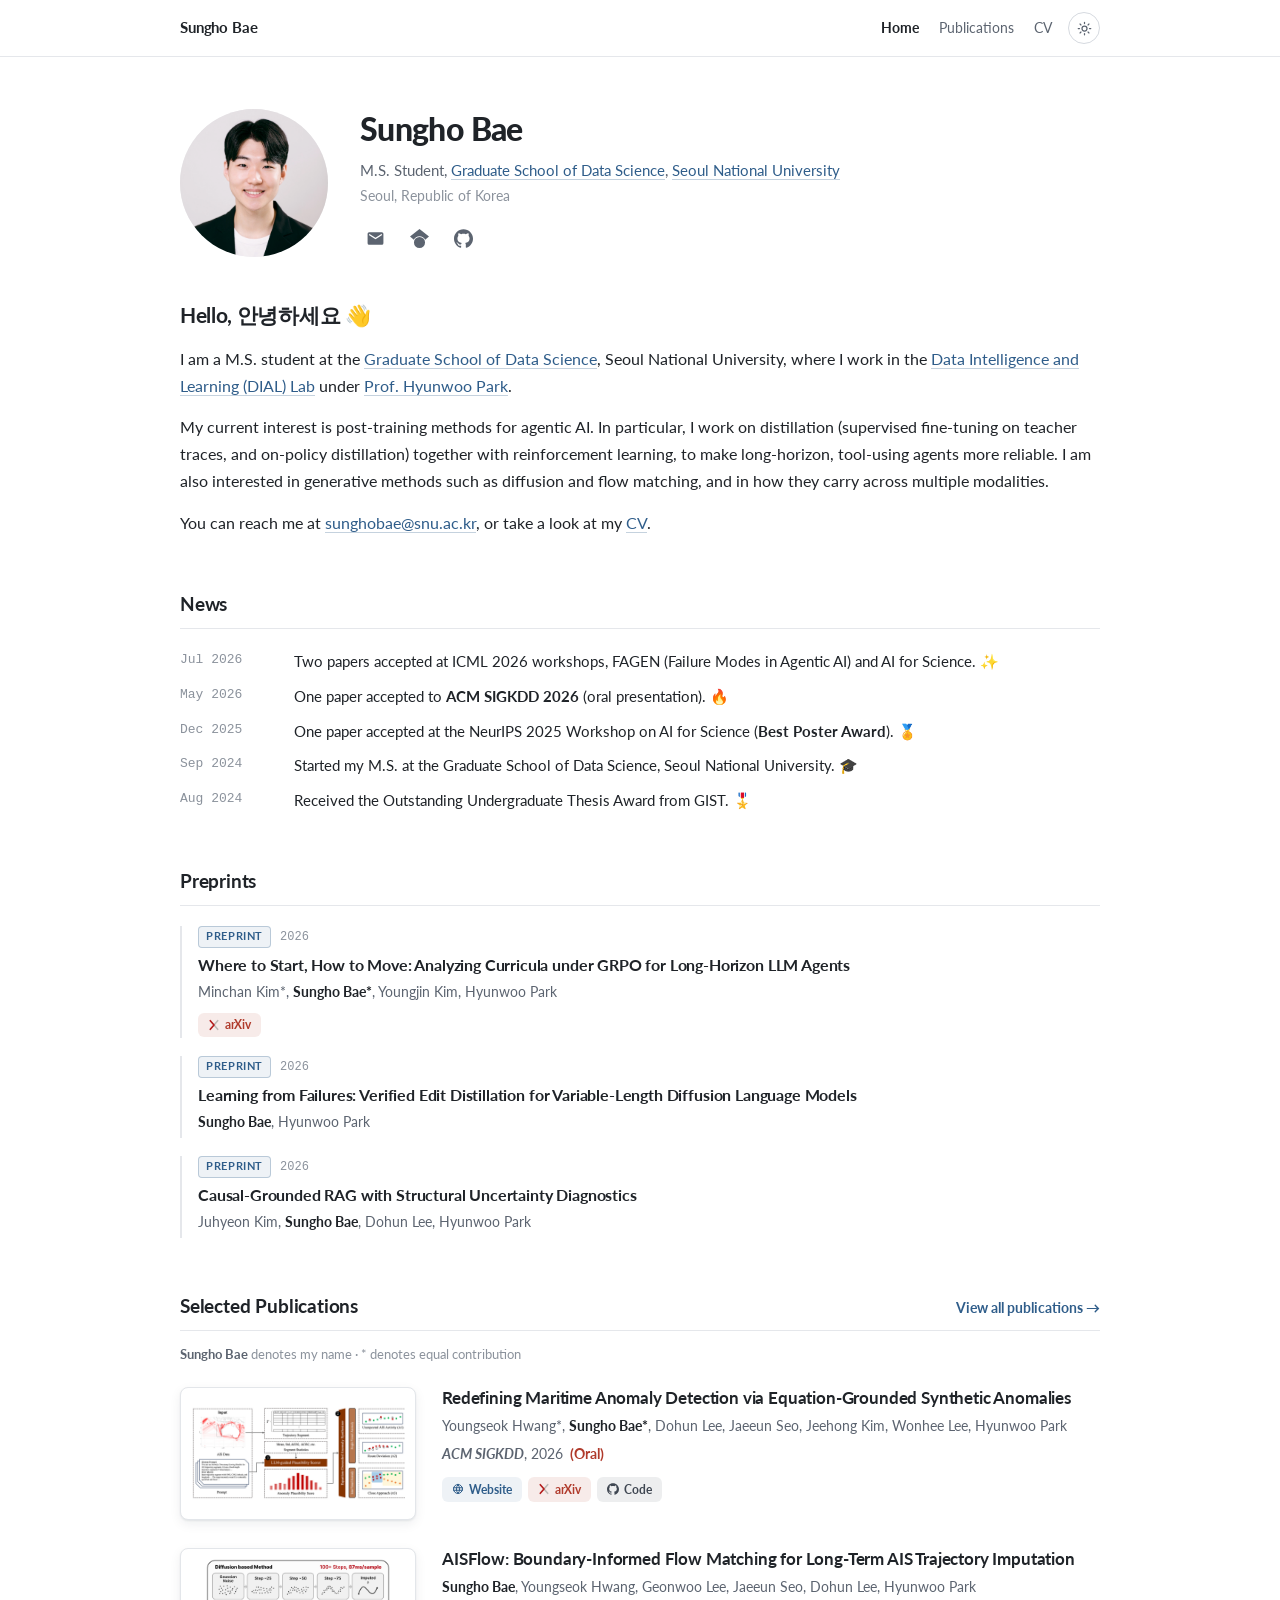
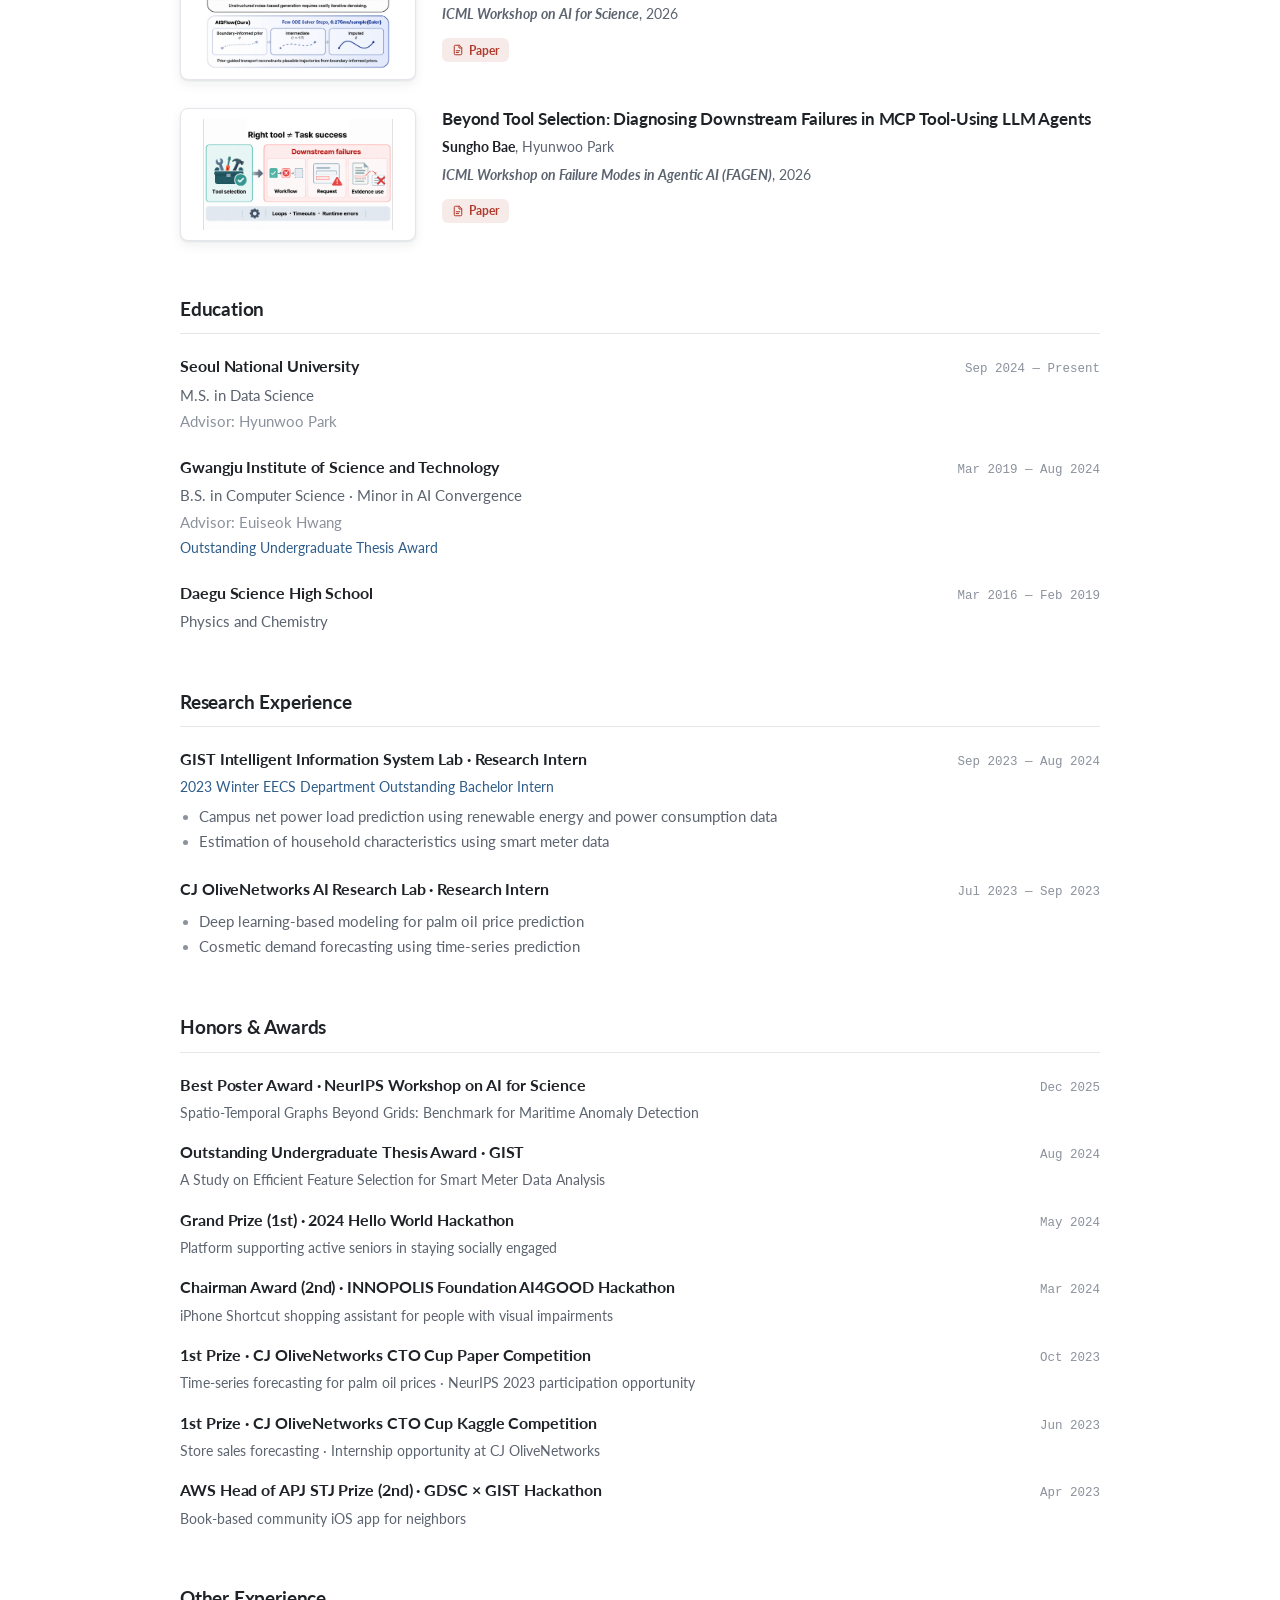
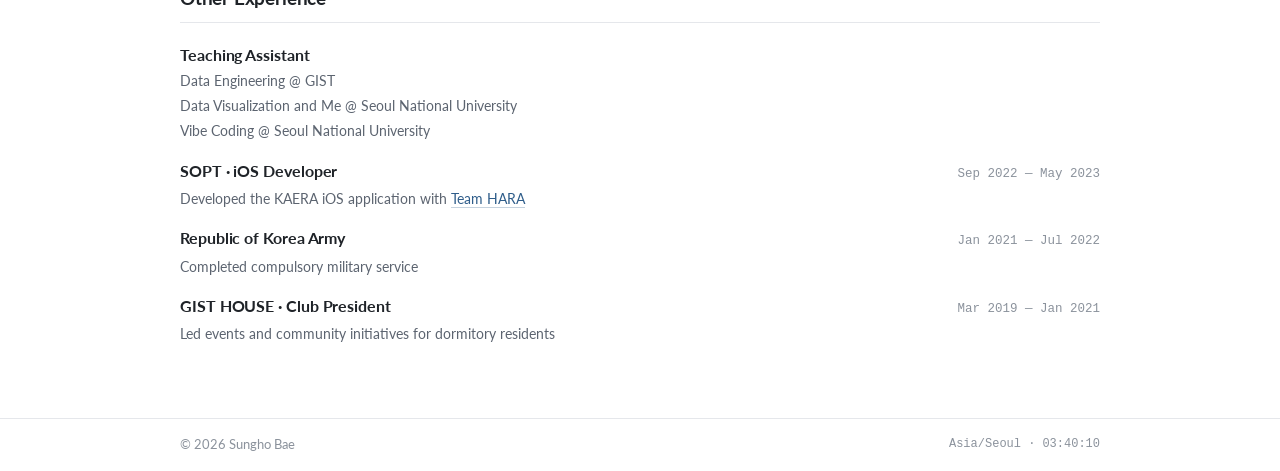
<file: index.html>
<!doctype html>
<html lang="en">
  <head>
    <meta charset="UTF-8" />
    <meta name="viewport" content="width=device-width, initial-scale=1" />
    <meta
      name="description"
      content="Sungho Bae works on post-training methods for agentic AI, including distillation and reinforcement learning for long-horizon, tool-using agents."
    />
    <meta name="theme-color" content="#ffffff" />
    <meta property="og:type" content="website" />
    <meta property="og:title" content="Sungho Bae" />
    <meta
      property="og:description"
      content="Research, publications, experience, and honors of Sungho Bae."
    />
    <meta property="og:url" content="https://oy6uns.github.io/" />
    <meta property="og:image" content="https://oy6uns.github.io/assets/og.png" />
    <meta property="og:image:width" content="1731" />
    <meta property="og:image:height" content="909" />
    <meta property="og:image:alt" content="Sungho Bae — Data Science · Research" />
    <meta name="twitter:card" content="summary_large_image" />
    <title>Sungho Bae</title>
    <link rel="icon" type="image/png" href="assets/favicon.png?v=4" />
    <link rel="icon" type="image/png" href="assets/favicon-light.png?v=4" media="(prefers-color-scheme: light)" />
    <link rel="icon" type="image/png" href="assets/favicon-dark.png?v=4" media="(prefers-color-scheme: dark)" />
    <link rel="icon" type="image/png" sizes="32x32" href="assets/favicon-32x32.png?v=4" />
    <link rel="icon" type="image/png" sizes="16x16" href="assets/favicon-16x16.png?v=4" />
    <link rel="apple-touch-icon" sizes="180x180" href="assets/apple-touch-icon.png?v=4" />
    <link rel="manifest" href="site.webmanifest?v=4" />
    <link rel="preconnect" href="https://fonts.googleapis.com" />
    <link rel="preconnect" href="https://fonts.gstatic.com" crossorigin />
    <link
      href="https://fonts.googleapis.com/css2?family=Lato:ital,wght@0,400;0,700;0,900;1,400;1,700&amp;display=swap"
      rel="stylesheet"
    />
    <link rel="stylesheet" href="styles.css?v=9" />
    <script src="script.js" defer></script>
    <script type="application/ld+json">
      {
        "@context": "https://schema.org",
        "@type": "Person",
        "name": "Sungho Bae",
        "url": "https://oy6uns.github.io/",
        "email": "mailto:sunghobae@snu.ac.kr",
        "jobTitle": "M.S. Student in Data Science",
        "affiliation": {
          "@type": "CollegeOrUniversity",
          "name": "Seoul National University"
        },
        "sameAs": [
          "https://github.com/oy6uns",
          "https://scholar.google.com/citations?user=liP7fwkAAAAJ&hl=en"
        ]
      }
    </script>
  </head>
  <body>
    <a class="skip-link" href="#main">Skip to content</a>

    <header class="topbar">
      <div class="topbar-inner">
        <a class="brand" href="./">Sungho Bae</a>
        <nav class="nav" aria-label="Main">
          <a href="./" aria-current="page">Home</a>
          <a href="publications/">Publications</a>
          <a href="assets/CV_20260825.pdf" target="_blank" rel="noreferrer">CV</a>
        </nav>
        <button class="theme-toggle" type="button" aria-label="Switch to dark theme">
          <svg class="icon-sun" viewBox="0 0 24 24" aria-hidden="true">
            <circle cx="12" cy="12" r="4" />
            <path d="M12 2v2m0 16v2M4.9 4.9l1.4 1.4m11.4 11.4 1.4 1.4M2 12h2m16 0h2M4.9 19.1l1.4-1.4M17.7 6.3l1.4-1.4" />
          </svg>
          <svg class="icon-moon" viewBox="0 0 24 24" aria-hidden="true">
            <path d="M21 12.8A9 9 0 1 1 11.2 3a7 7 0 0 0 9.8 9.8z" />
          </svg>
        </button>
      </div>
    </header>

    <main class="page" id="main">
      <!-- ------------------------------------------------------------ hero -->
      <header class="hero">
        <div class="avatar">
          <img
            src="assets/sungho-bae.jpg"
            alt="Portrait of Sungho Bae"
            width="799"
            height="1000"
            fetchpriority="high"
          />
        </div>
        <div>
          <h1>Sungho Bae</h1>
          <p class="affiliation">
            M.S. Student,
            <a href="https://gsds.snu.ac.kr/" target="_blank" rel="noreferrer">Graduate School of Data Science</a>,
            <a href="https://en.snu.ac.kr/" target="_blank" rel="noreferrer">Seoul National University</a>
          </p>
          <p class="location">Seoul, Republic of Korea</p>

          <ul class="socials">
            <li>
              <a href="mailto:sunghobae@snu.ac.kr" aria-label="Email" title="Email">
                <svg viewBox="0 0 24 24" aria-hidden="true"><path d="M20 4H4a2 2 0 0 0-2 2v12a2 2 0 0 0 2 2h16a2 2 0 0 0 2-2V6a2 2 0 0 0-2-2Zm0 4-8 5-8-5V6l8 5 8-5Z"/></svg>
              </a>
            </li>
            <li>
              <a href="https://scholar.google.com/citations?user=liP7fwkAAAAJ&amp;hl=en" target="_blank" rel="noreferrer" aria-label="Google Scholar" title="Google Scholar">
                <svg viewBox="0 0 24 24" aria-hidden="true"><path d="M12 24a7 7 0 1 1 0-14 7 7 0 0 1 0 14Zm0-24L0 9.5l4.838 3.94A8 8 0 0 1 12 9a8 8 0 0 1 7.162 4.44L24 9.5Z"/></svg>
              </a>
            </li>
            <li>
              <a href="https://github.com/oy6uns" target="_blank" rel="noreferrer" aria-label="GitHub" title="GitHub">
                <svg viewBox="0 0 24 24" aria-hidden="true"><path d="M12 .297c-6.63 0-12 5.373-12 12 0 5.303 3.438 9.8 8.205 11.385.6.113.82-.258.82-.577 0-.285-.01-1.04-.015-2.04-3.338.724-4.042-1.61-4.042-1.61C4.422 18.07 3.633 17.7 3.633 17.7c-1.087-.744.084-.729.084-.729 1.205.084 1.838 1.236 1.838 1.236 1.07 1.835 2.809 1.305 3.495.998.108-.776.417-1.305.76-1.605-2.665-.3-5.466-1.332-5.466-5.93 0-1.31.465-2.38 1.235-3.22-.135-.303-.54-1.523.105-3.176 0 0 1.005-.322 3.3 1.23.96-.267 1.98-.399 3-.405 1.02.006 2.04.138 3 .405 2.28-1.552 3.285-1.23 3.285-1.23.645 1.653.24 2.873.12 3.176.765.84 1.23 1.91 1.23 3.22 0 4.61-2.805 5.625-5.475 5.92.42.36.81 1.096.81 2.22 0 1.606-.015 2.896-.015 3.286 0 .315.21.69.825.57C20.565 22.092 24 17.592 24 12.297c0-6.627-5.373-12-12-12Z"/></svg>
              </a>
            </li>
          </ul>
        </div>
      </header>

      <!-- ----------------------------------------------------------- about -->
      <section class="about" aria-labelledby="about-title">
        <h2 id="about-title">Hello, 안녕하세요 👋</h2>
        <p>
          I am a M.S. student at the
          <a href="https://gsds.snu.ac.kr/" target="_blank" rel="noreferrer">Graduate School of Data Science</a>,
          Seoul National University, where I work in the
          <a href="https://dial.snu.ac.kr/" target="_blank" rel="noreferrer">Data Intelligence and Learning (DIAL) Lab</a>
          under
          <a href="https://hyunwoopark.com/" target="_blank" rel="noreferrer">Prof. Hyunwoo Park</a>.
        </p>
        <p>
          My current interest is post-training methods for agentic AI. In particular, I work on
          distillation (supervised fine-tuning on teacher traces, and on-policy distillation)
          together with reinforcement learning, to make long-horizon, tool-using agents more
          reliable. I am also interested in generative methods such as diffusion and flow
          matching, and in how they carry across multiple modalities.
        </p>
        <p>
          You can reach me at
          <a href="mailto:sunghobae@snu.ac.kr">sunghobae@snu.ac.kr</a>, or take a look at my
          <a href="assets/CV_20260825.pdf" target="_blank" rel="noreferrer">CV</a>.
        </p>
      </section>

      <!-- ------------------------------------------------------------ news -->
      <section class="section news" aria-labelledby="news-title">
        <h2 id="news-title">News</h2>
        <dl class="news-list">
          <dt>Jul 2026</dt>
          <dd>
            Two papers accepted at ICML 2026 workshops, FAGEN (Failure Modes in Agentic AI)
            and AI for Science. ✨
          </dd>

          <dt>May 2026</dt>
          <dd>One paper accepted to <strong>ACM SIGKDD 2026</strong> (oral presentation). 🔥</dd>

          <dt>Dec 2025</dt>
          <dd>
            One paper accepted at the NeurIPS 2025 Workshop on AI for Science
            (<strong>Best Poster Award</strong>). 🏅
          </dd>

          <dt>Sep 2024</dt>
          <dd>Started my M.S. at the Graduate School of Data Science, Seoul National University. 🎓</dd>

          <dt>Aug 2024</dt>
          <dd>Received the Outstanding Undergraduate Thesis Award from GIST. 🎖️</dd>
        </dl>
      </section>

      <!-- ------------------------------------------------------- preprints -->
      <section class="section" aria-labelledby="preprints-title">
        <h2 id="preprints-title">Preprints</h2>
        <ol class="preprint-list">
          <li class="preprint-entry">
            <div class="preprint-meta">
              <span class="preprint-status is-preprint">Preprint</span>
              <time>2026</time>
            </div>
            <h3>
              <a href="https://arxiv.org/abs/2610.19349" target="_blank" rel="noreferrer">
                Where to Start, How to Move: Analyzing Curricula under GRPO for Long-Horizon LLM Agents
              </a>
            </h3>
            <p class="pub-authors">
              Minchan Kim*, <strong>Sungho Bae*</strong>, Youngjin Kim, Hyunwoo Park
            </p>
            <ul class="pub-links">
              <li><a class="is-arxiv" href="https://arxiv.org/abs/2610.19349" target="_blank" rel="noreferrer"><svg class="ico-arxiv" viewBox="0 0 24 24" aria-hidden="true"><path class="x-grey" d="M19.4 3.3 12 12l7.4 8.7"/><path class="x-red" d="M4.6 3.3 12 12l-7.4 8.7"/></svg><span>arXiv</span></a></li>
            </ul>
          </li>

          <li class="preprint-entry">
            <div class="preprint-meta">
              <span class="preprint-status is-preprint">Preprint</span>
              <time>2026</time>
            </div>
            <h3>Learning from Failures: Verified Edit Distillation for Variable-Length Diffusion Language Models</h3>
            <p class="pub-authors"><strong>Sungho Bae</strong>, Hyunwoo Park</p>
          </li>

          <li class="preprint-entry">
            <div class="preprint-meta">
              <span class="preprint-status is-preprint">Preprint</span>
              <time>2026</time>
            </div>
            <h3>Causal-Grounded RAG with Structural Uncertainty Diagnostics</h3>
            <p class="pub-authors">Juhyeon Kim, <strong>Sungho Bae</strong>, Dohun Lee, Hyunwoo Park</p>
          </li>
        </ol>
      </section>

      <!-- --------------------------------------------- selected publications -->
      <section class="section" aria-labelledby="selected-title">
        <div class="section-head">
          <h2 id="selected-title">Selected Publications</h2>
          <a class="more" href="publications/">View all publications →</a>
        </div>
        <p class="pub-note"><strong>Sungho Bae</strong> denotes my name · * denotes equal contribution</p>

        <ol class="pub-list">
          <li class="pub">
            <a class="pub-thumb" href="https://arxiv.org/abs/2606.29721" target="_blank" rel="noreferrer">
              <img src="assets/teaser/hwang2026maritime.png" alt="Equation-grounded synthetic anomaly pipeline for maritime AIS data" loading="lazy" />
            </a>
            <div class="pub-body">
              <h3>
                <a href="https://dl.acm.org/doi/abs/10.1145/3770855.3818984" target="_blank" rel="noreferrer">
                  Redefining Maritime Anomaly Detection via Equation-Grounded Synthetic Anomalies
                </a>
              </h3>
              <p class="pub-authors">
                Youngseok Hwang*, <strong>Sungho Bae*</strong>, Dohun Lee, Jaeeun Seo, Jeehong Kim,
                Wonhee Lee, Hyunwoo Park
              </p>
              <p class="pub-venue">
                <em>ACM SIGKDD</em>, 2026 <strong class="pub-highlight">(Oral)</strong>
              </p>
              <ul class="pub-links">
                <li><a class="is-site" href="https://jaeeunseo.github.io/KDD26-AD/" target="_blank" rel="noreferrer"><svg viewBox="0 0 24 24" aria-hidden="true"><circle cx="12" cy="12" r="9"/><path d="M3.2 9.5h17.6M3.2 14.5h17.6"/><path d="M12 3a14 14 0 0 1 0 18 14 14 0 0 1 0-18Z"/></svg><span>Website</span></a></li>
                <li><a class="is-arxiv" href="https://arxiv.org/abs/2606.29721" target="_blank" rel="noreferrer"><svg class="ico-arxiv" viewBox="0 0 24 24" aria-hidden="true"><path class="x-grey" d="M19.4 3.3 12 12l7.4 8.7"/><path class="x-red" d="M4.6 3.3 12 12l-7.4 8.7"/></svg><span>arXiv</span></a></li>
                <li><a class="is-code" href="https://github.com/snudial/open-maritime-anomaly-detection" target="_blank" rel="noreferrer"><svg class="ico-fill" viewBox="0 0 24 24" aria-hidden="true"><path d="M12 .297c-6.63 0-12 5.373-12 12 0 5.303 3.438 9.8 8.205 11.385.6.113.82-.258.82-.577 0-.285-.01-1.04-.015-2.04-3.338.724-4.042-1.61-4.042-1.61C4.422 18.07 3.633 17.7 3.633 17.7c-1.087-.744.084-.729.084-.729 1.205.084 1.838 1.236 1.838 1.236 1.07 1.835 2.809 1.305 3.495.998.108-.776.417-1.305.76-1.605-2.665-.3-5.466-1.332-5.466-5.93 0-1.31.465-2.38 1.235-3.22-.135-.303-.54-1.523.105-3.176 0 0 1.005-.322 3.3 1.23.96-.267 1.98-.399 3-.405 1.02.006 2.04.138 3 .405 2.28-1.552 3.285-1.23 3.285-1.23.645 1.653.24 2.873.12 3.176.765.84 1.23 1.91 1.23 3.22 0 4.61-2.805 5.625-5.475 5.92.42.36.81 1.096.81 2.22 0 1.606-.015 2.896-.015 3.286 0 .315.21.69.825.57C20.565 22.092 24 17.592 24 12.297c0-6.627-5.373-12-12-12Z"/></svg><span>Code</span></a></li>
              </ul>
            </div>
          </li>

          <li class="pub">
            <a class="pub-thumb" href="https://openreview.net/forum?id=FhNvZOMekI" target="_blank" rel="noreferrer">
              <img src="assets/teaser/bae2026aisflow.png" alt="Boundary-informed flow matching compared with diffusion-based imputation" loading="lazy" />
            </a>
            <div class="pub-body">
              <h3>
                <a href="https://openreview.net/forum?id=FhNvZOMekI" target="_blank" rel="noreferrer">
                  AISFlow: Boundary-Informed Flow Matching for Long-Term AIS Trajectory Imputation
                </a>
              </h3>
              <p class="pub-authors">
                <strong>Sungho Bae</strong>, Youngseok Hwang, Geonwoo Lee, Jaeeun Seo, Dohun Lee,
                Hyunwoo Park
              </p>
              <p class="pub-venue"><em>ICML Workshop on AI for Science</em>, 2026</p>
              <ul class="pub-links">
                <li><a class="is-pdf" href="https://openreview.net/forum?id=FhNvZOMekI" target="_blank" rel="noreferrer"><svg viewBox="0 0 24 24" aria-hidden="true"><path d="M14 2.5H6.5a2 2 0 0 0-2 2v15a2 2 0 0 0 2 2h11a2 2 0 0 0 2-2V8Z"/><path d="M14 2.5V8h5.5"/><path d="M8.5 13.5h7M8.5 17h4.5"/></svg><span>Paper</span></a></li>
              </ul>
            </div>
          </li>

          <li class="pub">
            <a class="pub-thumb" href="https://openreview.net/forum?id=PPculVvgEd" target="_blank" rel="noreferrer">
              <img src="assets/teaser/bae2026toolfailures.png?v=3" alt="Right tool does not mean task success: after correct tool selection, agents still fail on workflow, request construction, and evidence use" loading="lazy" />
            </a>
            <div class="pub-body">
              <h3>
                <a href="https://openreview.net/forum?id=PPculVvgEd" target="_blank" rel="noreferrer">
                  Beyond Tool Selection: Diagnosing Downstream Failures in MCP Tool-Using LLM Agents
                </a>
              </h3>
              <p class="pub-authors"><strong>Sungho Bae</strong>, Hyunwoo Park</p>
              <p class="pub-venue"><em>ICML Workshop on Failure Modes in Agentic AI (FAGEN)</em>, 2026</p>
              <ul class="pub-links">
                <li><a class="is-pdf" href="https://openreview.net/forum?id=PPculVvgEd" target="_blank" rel="noreferrer"><svg viewBox="0 0 24 24" aria-hidden="true"><path d="M14 2.5H6.5a2 2 0 0 0-2 2v15a2 2 0 0 0 2 2h11a2 2 0 0 0 2-2V8Z"/><path d="M14 2.5V8h5.5"/><path d="M8.5 13.5h7M8.5 17h4.5"/></svg><span>Paper</span></a></li>
              </ul>
            </div>
          </li>
        </ol>
      </section>

      <!-- ------------------------------------------------------- education -->
      <section class="section" aria-labelledby="education-title">
        <h2 id="education-title">Education</h2>
        <div class="tree-list">
          <article class="tree-body">
            <div class="entry-head">
              <h3>Seoul National University</h3>
              <time>Sep 2024 — Present</time>
            </div>
            <p>M.S. in Data Science</p>
            <p class="muted">Advisor: Hyunwoo Park</p>
          </article>

          <article class="tree-body">
            <div class="entry-head">
              <h3>Gwangju Institute of Science and Technology</h3>
              <time>Mar 2019 — Aug 2024</time>
            </div>
            <p>B.S. in Computer Science · Minor in AI Convergence</p>
            <p class="muted">Advisor: Euiseok Hwang</p>
            <p class="accent-note">Outstanding Undergraduate Thesis Award</p>
          </article>

          <article class="tree-body">
            <div class="entry-head">
              <h3>Daegu Science High School</h3>
              <time>Mar 2016 — Feb 2019</time>
            </div>
            <p>Physics and Chemistry</p>
          </article>
        </div>
      </section>

      <!-- ----------------------------------------------- research experience -->
      <section class="section" aria-labelledby="research-title">
        <h2 id="research-title">Research Experience</h2>
        <div class="record-list">
          <article class="record">
            <div class="entry-head">
              <h3>GIST Intelligent Information System Lab · Research Intern</h3>
              <time>Sep 2023 — Aug 2024</time>
            </div>
            <p class="accent-note">2023 Winter EECS Department Outstanding Bachelor Intern</p>
            <ul>
              <li>Campus net power load prediction using renewable energy and power consumption data</li>
              <li>Estimation of household characteristics using smart meter data</li>
            </ul>
          </article>

          <article class="record">
            <div class="entry-head">
              <h3>CJ OliveNetworks AI Research Lab · Research Intern</h3>
              <time>Jul 2023 — Sep 2023</time>
            </div>
            <ul>
              <li>Deep learning-based modeling for palm oil price prediction</li>
              <li>Cosmetic demand forecasting using time-series prediction</li>
            </ul>
          </article>
        </div>
      </section>

      <!-- -------------------------------------------------- honors & awards -->
      <section class="section" aria-labelledby="honors-title">
        <h2 id="honors-title">Honors &amp; Awards</h2>
        <div class="record-list compact">
          <article class="record">
            <div class="entry-head">
              <h3>Best Poster Award · NeurIPS Workshop on AI for Science</h3>
              <time>Dec 2025</time>
            </div>
            <p>Spatio-Temporal Graphs Beyond Grids: Benchmark for Maritime Anomaly Detection</p>
          </article>
          <article class="record">
            <div class="entry-head">
              <h3>Outstanding Undergraduate Thesis Award · GIST</h3>
              <time>Aug 2024</time>
            </div>
            <p>A Study on Efficient Feature Selection for Smart Meter Data Analysis</p>
          </article>
          <article class="record">
            <div class="entry-head">
              <h3>Grand Prize (1st) · 2024 Hello World Hackathon</h3>
              <time>May 2024</time>
            </div>
            <p>Platform supporting active seniors in staying socially engaged</p>
          </article>
          <article class="record">
            <div class="entry-head">
              <h3>Chairman Award (2nd) · INNOPOLIS Foundation AI4GOOD Hackathon</h3>
              <time>Mar 2024</time>
            </div>
            <p>iPhone Shortcut shopping assistant for people with visual impairments</p>
          </article>
          <article class="record">
            <div class="entry-head">
              <h3>1st Prize · CJ OliveNetworks CTO Cup Paper Competition</h3>
              <time>Oct 2023</time>
            </div>
            <p>Time-series forecasting for palm oil prices · NeurIPS 2023 participation opportunity</p>
          </article>
          <article class="record">
            <div class="entry-head">
              <h3>1st Prize · CJ OliveNetworks CTO Cup Kaggle Competition</h3>
              <time>Jun 2023</time>
            </div>
            <p>Store sales forecasting · Internship opportunity at CJ OliveNetworks</p>
          </article>
          <article class="record">
            <div class="entry-head">
              <h3>AWS Head of APJ STJ Prize (2nd) · GDSC × GIST Hackathon</h3>
              <time>Apr 2023</time>
            </div>
            <p>Book-based community iOS app for neighbors</p>
          </article>
        </div>
      </section>

      <!-- ---------------------------------------------------------- others -->
      <section class="section" aria-labelledby="other-title">
        <h2 id="other-title">Other Experience</h2>
        <div class="record-list compact">
          <article class="record tree-body">
            <div class="entry-head"><h3>Teaching Assistant</h3></div>
            <p>Data Engineering @ GIST</p>
            <p>Data Visualization and Me @ Seoul National University</p>
            <p>Vibe Coding @ Seoul National University</p>
          </article>
          <article class="record tree-body">
            <div class="entry-head">
              <h3>SOPT · iOS Developer</h3>
              <time>Sep 2022 — May 2023</time>
            </div>
            <p>
              Developed the KAERA iOS application with
              <a href="https://github.com/TeamHARA" target="_blank" rel="noreferrer">Team HARA</a>
            </p>
          </article>
          <article class="record tree-body">
            <div class="entry-head">
              <h3>Republic of Korea Army</h3>
              <time>Jan 2021 — Jul 2022</time>
            </div>
            <p>Completed compulsory military service</p>
          </article>
          <article class="record tree-body">
            <div class="entry-head">
              <h3>GIST HOUSE · Club President</h3>
              <time>Mar 2019 — Jan 2021</time>
            </div>
            <p>Led events and community initiatives for dormitory residents</p>
          </article>
        </div>
      </section>
    </main>

    <footer class="site-footer">
      <div class="footer-inner">
        <span>© <span id="year">2026</span> Sungho Bae</span>
        <span class="footer-clock">Asia/Seoul · <time id="clock">--:--:--</time></span>
      </div>
    </footer>
  </body>
</html>
</file>
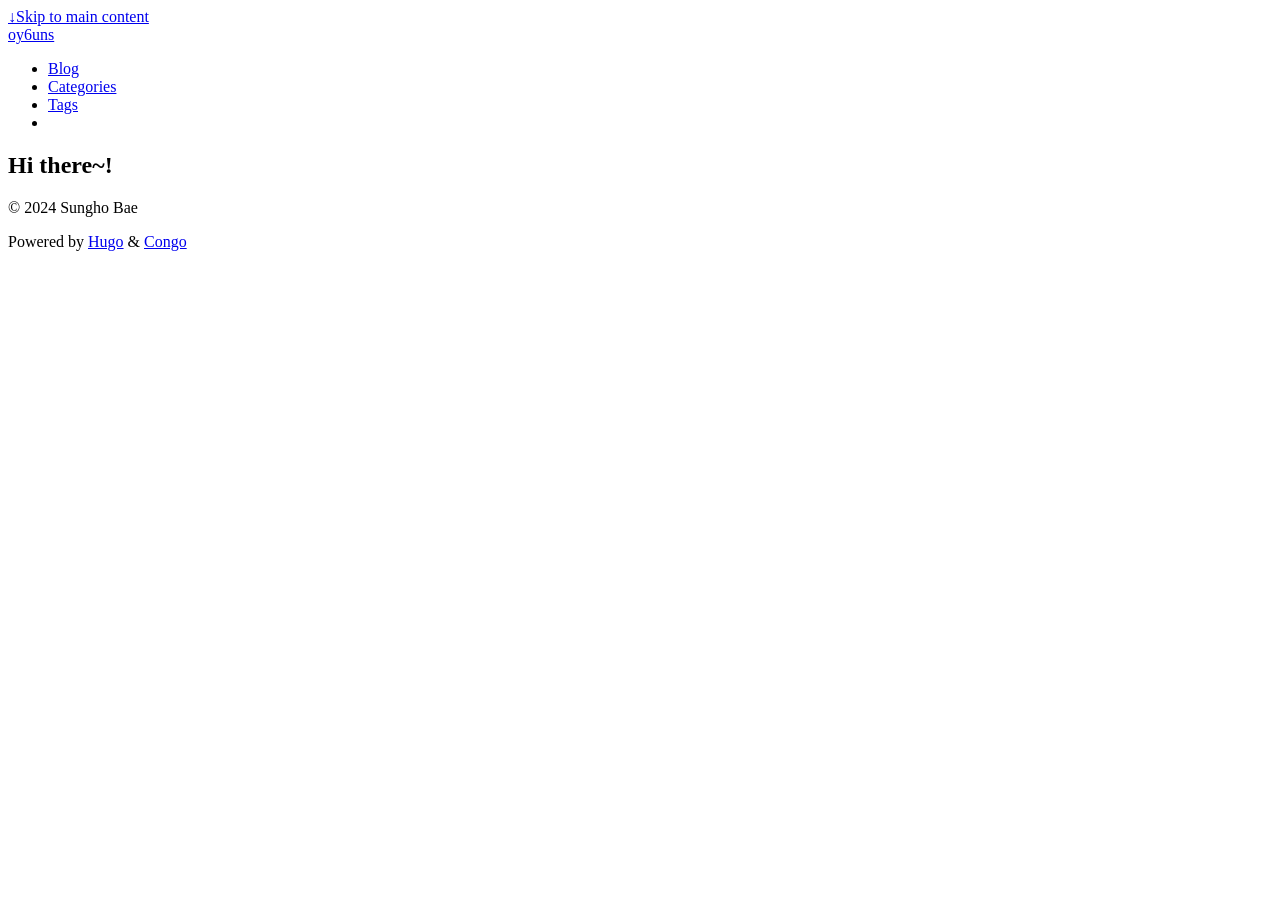
<file: public/index.html>
<!doctype html>
<html
  lang="en"
  dir="ltr"
  class="scroll-smooth"
  data-default-appearance="light"
  data-auto-appearance="true"
><head>
	<meta name="generator" content="Hugo 0.139.5">
  <meta charset="utf-8" />
  <meta name="viewport" content="width=device-width, initial-scale=1.0" />
  <meta name="theme-color" content="#FFFFFF" />
  
  <title>oy6uns</title>
    <meta name="title" content="oy6uns" />
  
  
  
  
  
  <script
    type="text/javascript"
    src="https://oy6uns.github.io/js/appearance.min.8a082f81b27f3cb2ee528df0b0bdc39787034cf2cc34d4669fbc9977c929023c.js"
    integrity="sha256-iggvgbJ/PLLuUo3wsL3Dl4cDTPLMNNRmn7yZd8kpAjw="
  ></script>
  
  
  
  
  
  
  
  
  <link
    type="text/css"
    rel="stylesheet"
    href="https://oy6uns.github.io/css/main.bundle.min.8f25b3b1fdd42cfaf2092d7e98b41f6474cfaf471f6aeb265f7ba2579197e54e.css"
    integrity="sha256-jyWzsf3ULPryCS1&#43;mLQfZHTPr0cfausmX3uiV5GX5U4="
  />
  
  
  
  
  
  
  
  <meta
    name="description"
    content="
      
        
      
    "
  />
  
  
  
  <link rel="canonical" href="https://oy6uns.github.io/" />
  <link rel="alternate" type="application/rss+xml" href="https://oy6uns.github.io/index.xml" title="oy6uns" />
  <link rel="alternate" type="application/json" href="https://oy6uns.github.io/index.json" title="oy6uns" />
  
  
    <link rel="apple-touch-icon" sizes="180x180" href="https://oy6uns.github.io/apple-touch-icon.png" />
    <link rel="icon" type="image/png" sizes="32x32" href="https://oy6uns.github.io/favicon-32x32.png" />
    <link rel="icon" type="image/png" sizes="16x16" href="https://oy6uns.github.io/favicon-16x16.png" />
    <link rel="manifest" href="https://oy6uns.github.io/site.webmanifest" />
  
  
  
  
  
  
  
  
  <meta property="og:url" content="https://oy6uns.github.io/">
  <meta property="og:site_name" content="oy6uns">
  <meta property="og:title" content="Hi there~!">
  <meta property="og:locale" content="en">
  <meta property="og:type" content="website">

  
  <meta name="twitter:card" content="summary">
  <meta name="twitter:title" content="Hi there~!">

  
  <script type="application/ld+json">
  {
    "@context": "https://schema.org",
    "@type": "WebSite",
    "@id": "https:\/\/oy6uns.github.io\/",
    "name": "oy6uns",
    
    "inLanguage": "en",
    "url": "https:\/\/oy6uns.github.io\/",
    
    "publisher" : {
      "@type": "Person",
      "name": "Sungho Bae"
    }
  }
  </script>


  
  <meta name="author" content="Sungho Bae" />
  
    
      <link href="mailto:sunghobae@snu.ac.kr" rel="me" />
    
  
  
  






  
  
  
  
  
  


  
  
</head>
<body
    class="m-auto flex h-screen max-w-7xl flex-col bg-neutral px-6 text-lg leading-7 text-neutral-900 dark:bg-neutral-800 dark:text-neutral sm:px-14 md:px-24 lg:px-32"
  >
    <div id="the-top" class="absolute flex self-center">
      <a
        class="-translate-y-8 rounded-b-lg bg-primary-200 px-3 py-1 text-sm focus:translate-y-0 dark:bg-neutral-600"
        href="#main-content"
        ><span class="pe-2 font-bold text-primary-600 dark:text-primary-400">&darr;</span
        >Skip to main content</a
      >
    </div>
    
    
      <header class="py-6 font-semibold text-neutral-900 dark:text-neutral sm:py-10 print:hidden">
  <nav class="flex items-start justify-between sm:items-center">
    
    <div class="flex flex-row items-center">
      
  <a
    class="decoration-primary-500 hover:underline hover:decoration-2 hover:underline-offset-2"
    rel="me"
    href="https://oy6uns.github.io/"
    >oy6uns</a
  >

    </div>
    
    
      <ul class="flex list-none flex-col text-end sm:flex-row">
        
          
            
            <li class="group mb-1 sm:mb-0 sm:me-7 sm:last:me-0.5">
              
                <a
                  href="https://oy6uns.github.io/posts/"
                  title=""
                  
                  ><span
                      class="decoration-primary-500 group-hover:underline group-hover:decoration-2 group-hover:underline-offset-2"
                      >Blog</span
                    >
                  </a
                >
              
            </li>
          
            
            <li class="group mb-1 sm:mb-0 sm:me-7 sm:last:me-0.5">
              
                <a
                  href="https://oy6uns.github.io/categories/"
                  title=""
                  
                  ><span
                      class="decoration-primary-500 group-hover:underline group-hover:decoration-2 group-hover:underline-offset-2"
                      >Categories</span
                    >
                  </a
                >
              
            </li>
          
            
            <li class="group mb-1 sm:mb-0 sm:me-7 sm:last:me-0.5">
              
                <a
                  href="https://oy6uns.github.io/tags/"
                  title=""
                  
                  ><span
                      class="decoration-primary-500 group-hover:underline group-hover:decoration-2 group-hover:underline-offset-2"
                      >Tags</span
                    >
                  </a
                >
              
            </li>
          
            
            <li class="group mb-1 sm:mb-0 sm:me-7 sm:last:me-0.5">
              
                
                
              
            </li>
          
            
              
          
        
      </ul>
    
  </nav>
</header>

    
    <div class="relative flex grow flex-col">
      <main id="main-content" class="grow">
        
  
  
    <article class="prose max-w-full dark:prose-invert">
  
    <header>
      <h1>Hi there~!</h1>
    </header>
  
  <section></section>
</article>
<section>
  

</section>

  

      </main>
      
        <div
          class="pointer-events-none absolute bottom-0 end-0 top-[100vh] w-12"
          id="to-top"
          hidden="true"
        >
          <a
            href="#the-top"
            class="pointer-events-auto sticky top-[calc(100vh-5.5rem)] flex h-12 w-12 items-center justify-center rounded-full bg-neutral/50 text-xl text-neutral-700 backdrop-blur hover:text-primary-600 dark:bg-neutral-800/50 dark:text-neutral dark:hover:text-primary-400"
            aria-label="Scroll to top"
            title="Scroll to top"
          >
            &uarr;
          </a>
        </div>
      <footer class="py-10 print:hidden">
  
  
  <div class="flex items-center justify-between">
    <div>
      
      
        <p class="text-sm text-neutral-500 dark:text-neutral-400">
            &copy;
            2024
            Sungho Bae
        </p>
      
      
      
        <p class="text-xs text-neutral-500 dark:text-neutral-400">
          
          
          Powered by <a class="hover:underline hover:decoration-primary-400 hover:text-primary-500"
            href="https://gohugo.io/" target="_blank" rel="noopener noreferrer">Hugo</a> &amp; <a class="hover:underline hover:decoration-primary-400 hover:text-primary-500" href="https://github.com/jpanther/congo" target="_blank" rel="noopener noreferrer">Congo</a>
        </p>
      
    </div>
    <div class="flex flex-row items-center">
      
      
      
      
    </div>
  </div>
  
  
</footer>

    </div>
  </body>
</html>
</file>
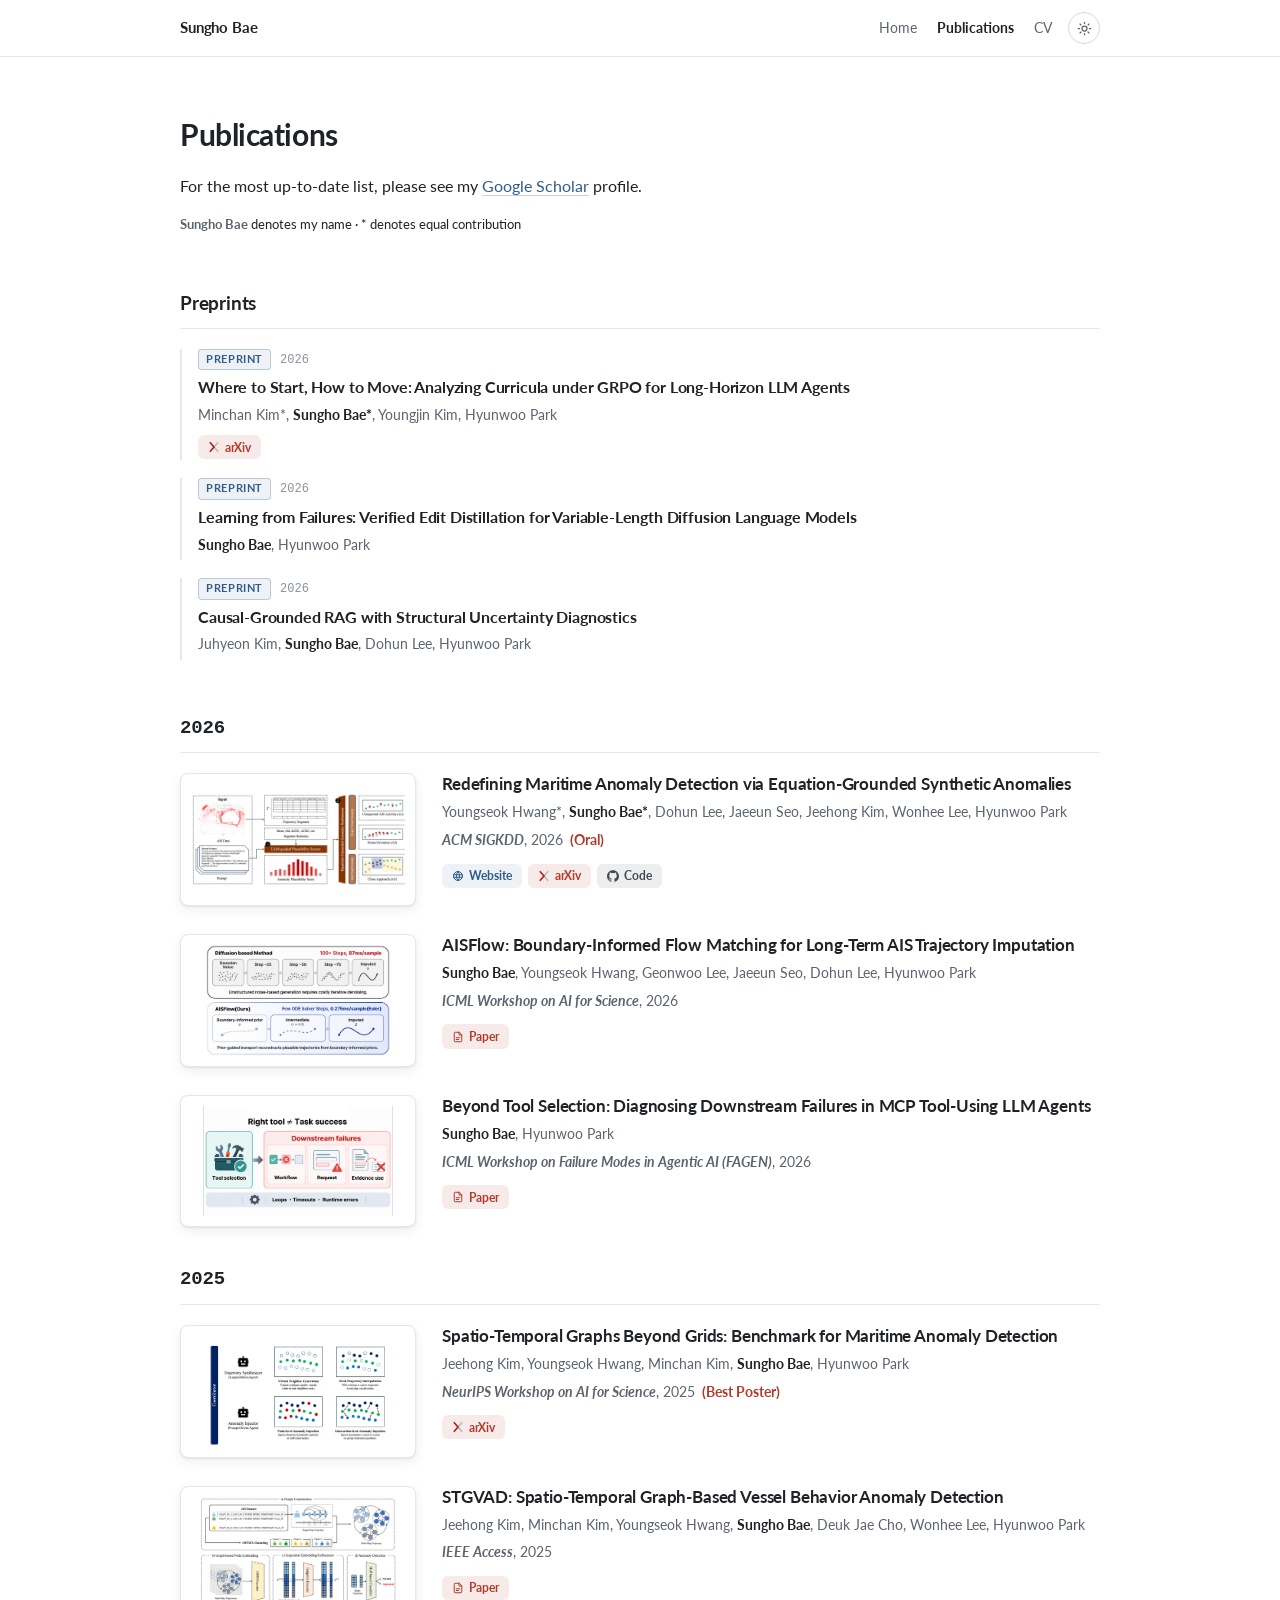
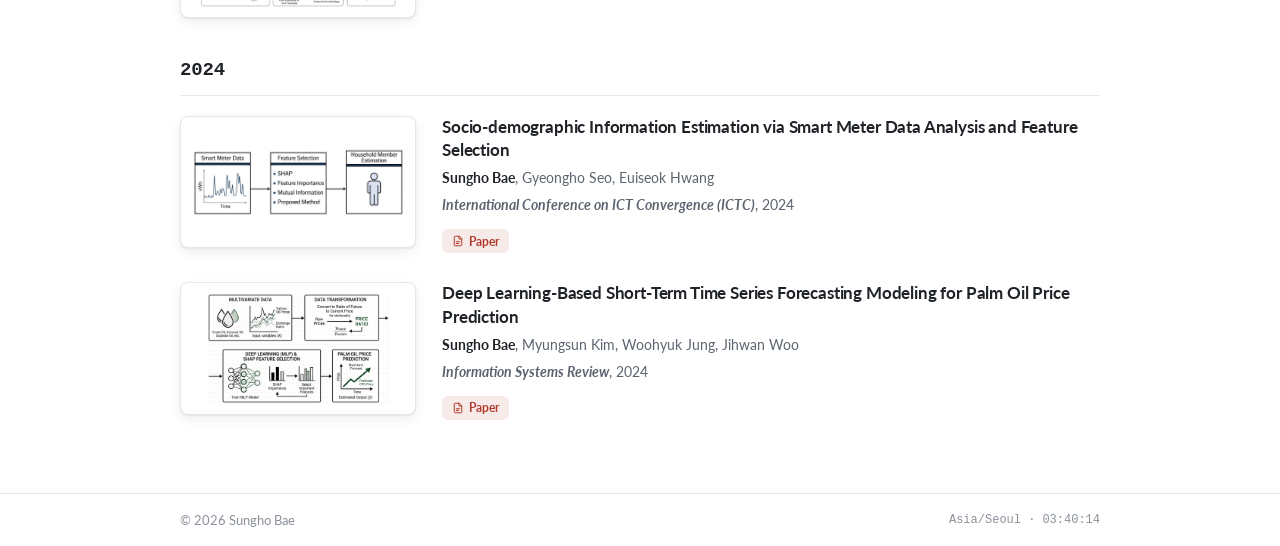
<file: publications/index.html>
<!doctype html>
<html lang="en">
  <head>
    <meta charset="UTF-8" />
    <meta name="viewport" content="width=device-width, initial-scale=1" />
    <meta name="description" content="Full list of publications by Sungho Bae." />
    <meta name="theme-color" content="#ffffff" />
    <meta property="og:type" content="website" />
    <meta property="og:title" content="Publications | Sungho Bae" />
    <meta property="og:description" content="Full list of publications by Sungho Bae." />
    <meta property="og:url" content="https://oy6uns.github.io/publications/" />
    <meta property="og:image" content="https://oy6uns.github.io/assets/og.png" />
    <meta name="twitter:card" content="summary_large_image" />
    <title>Publications | Sungho Bae</title>
    <link rel="icon" type="image/png" href="../assets/favicon.png?v=4" />
    <link rel="icon" type="image/png" href="../assets/favicon-light.png?v=4" media="(prefers-color-scheme: light)" />
    <link rel="icon" type="image/png" href="../assets/favicon-dark.png?v=4" media="(prefers-color-scheme: dark)" />
    <link rel="icon" type="image/png" sizes="32x32" href="../assets/favicon-32x32.png?v=4" />
    <link rel="icon" type="image/png" sizes="16x16" href="../assets/favicon-16x16.png?v=4" />
    <link rel="apple-touch-icon" sizes="180x180" href="../assets/apple-touch-icon.png?v=4" />
    <link rel="manifest" href="../site.webmanifest?v=4" />
    <link rel="preconnect" href="https://fonts.googleapis.com" />
    <link rel="preconnect" href="https://fonts.gstatic.com" crossorigin />
    <link
      href="https://fonts.googleapis.com/css2?family=Lato:ital,wght@0,400;0,700;0,900;1,400;1,700&amp;display=swap"
      rel="stylesheet"
    />
    <link rel="stylesheet" href="../styles.css?v=9" />
    <script src="../script.js" defer></script>
  </head>
  <body>
    <a class="skip-link" href="#main">Skip to content</a>

    <header class="topbar">
      <div class="topbar-inner">
        <a class="brand" href="../">Sungho Bae</a>
        <nav class="nav" aria-label="Main">
          <a href="../">Home</a>
          <a href="./" aria-current="page">Publications</a>
          <a href="../assets/CV_20260825.pdf" target="_blank" rel="noreferrer">CV</a>
        </nav>
        <button class="theme-toggle" type="button" aria-label="Switch to dark theme">
          <svg class="icon-sun" viewBox="0 0 24 24" aria-hidden="true">
            <circle cx="12" cy="12" r="4" />
            <path d="M12 2v2m0 16v2M4.9 4.9l1.4 1.4m11.4 11.4 1.4 1.4M2 12h2m16 0h2M4.9 19.1l1.4-1.4M17.7 6.3l1.4-1.4" />
          </svg>
          <svg class="icon-moon" viewBox="0 0 24 24" aria-hidden="true">
            <path d="M21 12.8A9 9 0 1 1 11.2 3a7 7 0 0 0 9.8 9.8z" />
          </svg>
        </button>
      </div>
    </header>

    <main class="page" id="main">
      <header class="about" style="margin-top: 0">
        <h2 style="font-size: 30px">Publications</h2>
        <p>
          For the most up-to-date list, please see my
          <a href="https://scholar.google.com/citations?user=liP7fwkAAAAJ&amp;hl=en" target="_blank" rel="noreferrer">Google Scholar</a>
          profile.
        </p>
        <p class="pub-note" style="margin: 0">
          <strong>Sungho Bae</strong> denotes my name · * denotes equal contribution
        </p>
      </header>

      <!-- ------------------------------------------------------- preprints -->
      <section class="section" aria-labelledby="preprints-title">
        <h2 id="preprints-title">Preprints</h2>
        <ol class="preprint-list">
          <li class="preprint-entry">
            <div class="preprint-meta">
              <span class="preprint-status is-preprint">Preprint</span>
              <time>2026</time>
            </div>
            <h3>
              <a href="https://arxiv.org/abs/2610.19349" target="_blank" rel="noreferrer">
                Where to Start, How to Move: Analyzing Curricula under GRPO for Long-Horizon LLM Agents
              </a>
            </h3>
            <p class="pub-authors">
              Minchan Kim*, <strong>Sungho Bae*</strong>, Youngjin Kim, Hyunwoo Park
            </p>
            <ul class="pub-links">
              <li><a class="is-arxiv" href="https://arxiv.org/abs/2610.19349" target="_blank" rel="noreferrer"><svg class="ico-arxiv" viewBox="0 0 24 24" aria-hidden="true"><path class="x-grey" d="M19.4 3.3 12 12l7.4 8.7"/><path class="x-red" d="M4.6 3.3 12 12l-7.4 8.7"/></svg><span>arXiv</span></a></li>
            </ul>
          </li>

          <li class="preprint-entry">
            <div class="preprint-meta">
              <span class="preprint-status is-preprint">Preprint</span>
              <time>2026</time>
            </div>
            <h3>Learning from Failures: Verified Edit Distillation for Variable-Length Diffusion Language Models</h3>
            <p class="pub-authors"><strong>Sungho Bae</strong>, Hyunwoo Park</p>
          </li>

          <li class="preprint-entry">
            <div class="preprint-meta">
              <span class="preprint-status is-preprint">Preprint</span>
              <time>2026</time>
            </div>
            <h3>Causal-Grounded RAG with Structural Uncertainty Diagnostics</h3>
            <p class="pub-authors">Juhyeon Kim, <strong>Sungho Bae</strong>, Dohun Lee, Hyunwoo Park</p>
          </li>
        </ol>
      </section>

      <!-- ------------------------------------------------------------- 2026 -->
      <section class="section year-group" aria-labelledby="y2026">
        <h2 class="year-heading" id="y2026">2026</h2>
        <ol class="pub-list">
          <li class="pub">
            <a class="pub-thumb" href="https://arxiv.org/abs/2606.29721" target="_blank" rel="noreferrer">
              <img src="../assets/teaser/hwang2026maritime.png" alt="Equation-grounded synthetic anomaly pipeline for maritime AIS data" loading="lazy" />
            </a>
            <div class="pub-body">
              <h3>
                <a href="https://dl.acm.org/doi/abs/10.1145/3770855.3818984" target="_blank" rel="noreferrer">
                  Redefining Maritime Anomaly Detection via Equation-Grounded Synthetic Anomalies
                </a>
              </h3>
              <p class="pub-authors">
                Youngseok Hwang*, <strong>Sungho Bae*</strong>, Dohun Lee, Jaeeun Seo, Jeehong Kim,
                Wonhee Lee, Hyunwoo Park
              </p>
              <p class="pub-venue">
                <em>ACM SIGKDD</em>, 2026 <strong class="pub-highlight">(Oral)</strong>
              </p>
              <ul class="pub-links">
                <li><a class="is-site" href="https://jaeeunseo.github.io/KDD26-AD/" target="_blank" rel="noreferrer"><svg viewBox="0 0 24 24" aria-hidden="true"><circle cx="12" cy="12" r="9"/><path d="M3.2 9.5h17.6M3.2 14.5h17.6"/><path d="M12 3a14 14 0 0 1 0 18 14 14 0 0 1 0-18Z"/></svg><span>Website</span></a></li>
                <li><a class="is-arxiv" href="https://arxiv.org/abs/2606.29721" target="_blank" rel="noreferrer"><svg class="ico-arxiv" viewBox="0 0 24 24" aria-hidden="true"><path class="x-grey" d="M19.4 3.3 12 12l7.4 8.7"/><path class="x-red" d="M4.6 3.3 12 12l-7.4 8.7"/></svg><span>arXiv</span></a></li>
                <li><a class="is-code" href="https://github.com/snudial/open-maritime-anomaly-detection" target="_blank" rel="noreferrer"><svg class="ico-fill" viewBox="0 0 24 24" aria-hidden="true"><path d="M12 .297c-6.63 0-12 5.373-12 12 0 5.303 3.438 9.8 8.205 11.385.6.113.82-.258.82-.577 0-.285-.01-1.04-.015-2.04-3.338.724-4.042-1.61-4.042-1.61C4.422 18.07 3.633 17.7 3.633 17.7c-1.087-.744.084-.729.084-.729 1.205.084 1.838 1.236 1.838 1.236 1.07 1.835 2.809 1.305 3.495.998.108-.776.417-1.305.76-1.605-2.665-.3-5.466-1.332-5.466-5.93 0-1.31.465-2.38 1.235-3.22-.135-.303-.54-1.523.105-3.176 0 0 1.005-.322 3.3 1.23.96-.267 1.98-.399 3-.405 1.02.006 2.04.138 3 .405 2.28-1.552 3.285-1.23 3.285-1.23.645 1.653.24 2.873.12 3.176.765.84 1.23 1.91 1.23 3.22 0 4.61-2.805 5.625-5.475 5.92.42.36.81 1.096.81 2.22 0 1.606-.015 2.896-.015 3.286 0 .315.21.69.825.57C20.565 22.092 24 17.592 24 12.297c0-6.627-5.373-12-12-12Z"/></svg><span>Code</span></a></li>
              </ul>
            </div>
          </li>

          <li class="pub">
            <a class="pub-thumb" href="https://openreview.net/forum?id=FhNvZOMekI" target="_blank" rel="noreferrer">
              <img src="../assets/teaser/bae2026aisflow.png" alt="Boundary-informed flow matching compared with diffusion-based imputation" loading="lazy" />
            </a>
            <div class="pub-body">
              <h3>
                <a href="https://openreview.net/forum?id=FhNvZOMekI" target="_blank" rel="noreferrer">
                  AISFlow: Boundary-Informed Flow Matching for Long-Term AIS Trajectory Imputation
                </a>
              </h3>
              <p class="pub-authors">
                <strong>Sungho Bae</strong>, Youngseok Hwang, Geonwoo Lee, Jaeeun Seo, Dohun Lee,
                Hyunwoo Park
              </p>
              <p class="pub-venue"><em>ICML Workshop on AI for Science</em>, 2026</p>
              <ul class="pub-links">
                <li><a class="is-pdf" href="https://openreview.net/forum?id=FhNvZOMekI" target="_blank" rel="noreferrer"><svg viewBox="0 0 24 24" aria-hidden="true"><path d="M14 2.5H6.5a2 2 0 0 0-2 2v15a2 2 0 0 0 2 2h11a2 2 0 0 0 2-2V8Z"/><path d="M14 2.5V8h5.5"/><path d="M8.5 13.5h7M8.5 17h4.5"/></svg><span>Paper</span></a></li>
              </ul>
            </div>
          </li>

          <li class="pub">
            <a class="pub-thumb" href="https://openreview.net/forum?id=PPculVvgEd" target="_blank" rel="noreferrer">
              <img src="../assets/teaser/bae2026toolfailures.png?v=3" alt="Right tool does not mean task success: after correct tool selection, agents still fail on workflow, request construction, and evidence use" loading="lazy" />
            </a>
            <div class="pub-body">
              <h3>
                <a href="https://openreview.net/forum?id=PPculVvgEd" target="_blank" rel="noreferrer">
                  Beyond Tool Selection: Diagnosing Downstream Failures in MCP Tool-Using LLM Agents
                </a>
              </h3>
              <p class="pub-authors"><strong>Sungho Bae</strong>, Hyunwoo Park</p>
              <p class="pub-venue"><em>ICML Workshop on Failure Modes in Agentic AI (FAGEN)</em>, 2026</p>
              <ul class="pub-links">
                <li><a class="is-pdf" href="https://openreview.net/forum?id=PPculVvgEd" target="_blank" rel="noreferrer"><svg viewBox="0 0 24 24" aria-hidden="true"><path d="M14 2.5H6.5a2 2 0 0 0-2 2v15a2 2 0 0 0 2 2h11a2 2 0 0 0 2-2V8Z"/><path d="M14 2.5V8h5.5"/><path d="M8.5 13.5h7M8.5 17h4.5"/></svg><span>Paper</span></a></li>
              </ul>
            </div>
          </li>
        </ol>
      </section>

      <!-- ------------------------------------------------------------- 2025 -->
      <section class="section year-group" aria-labelledby="y2025">
        <h2 class="year-heading" id="y2025">2025</h2>
        <ol class="pub-list">
          <li class="pub">
            <a class="pub-thumb" href="https://arxiv.org/abs/2512.20086" target="_blank" rel="noreferrer">
              <img src="../assets/teaser/kim2025stgbenchmark.png" alt="Coordinator with a trajectory synthesizer and an anomaly injector agent" loading="lazy" />
            </a>
            <div class="pub-body">
              <h3>
                <a href="https://arxiv.org/abs/2512.20086" target="_blank" rel="noreferrer">
                  Spatio-Temporal Graphs Beyond Grids: Benchmark for Maritime Anomaly Detection
                </a>
              </h3>
              <p class="pub-authors">
                Jeehong Kim, Youngseok Hwang, Minchan Kim, <strong>Sungho Bae</strong>, Hyunwoo Park
              </p>
              <p class="pub-venue"><em>NeurIPS Workshop on AI for Science</em>, 2025 <strong class="pub-highlight">(Best Poster)</strong></p>
              <ul class="pub-links">
                <li><a class="is-arxiv" href="https://arxiv.org/abs/2512.20086" target="_blank" rel="noreferrer"><svg class="ico-arxiv" viewBox="0 0 24 24" aria-hidden="true"><path class="x-grey" d="M19.4 3.3 12 12l7.4 8.7"/><path class="x-red" d="M4.6 3.3 12 12l-7.4 8.7"/></svg><span>arXiv</span></a></li>
              </ul>
            </div>
          </li>

          <li class="pub">
            <a class="pub-thumb" href="https://ieeexplore.ieee.org/abstract/document/11165046/" target="_blank" rel="noreferrer">
              <img src="../assets/teaser/kim2025stgvad.png" alt="Graph construction, node embedding, and anomaly detection pipeline for vessel tracks" loading="lazy" />
            </a>
            <div class="pub-body">
              <h3>
                <a href="https://ieeexplore.ieee.org/abstract/document/11165046/" target="_blank" rel="noreferrer">
                  STGVAD: Spatio-Temporal Graph-Based Vessel Behavior Anomaly Detection
                </a>
              </h3>
              <p class="pub-authors">
                Jeehong Kim, Minchan Kim, Youngseok Hwang, <strong>Sungho Bae</strong>, Deuk Jae Cho,
                Wonhee Lee, Hyunwoo Park
              </p>
              <p class="pub-venue"><em>IEEE Access</em>, 2025</p>
              <ul class="pub-links">
                <li><a class="is-pdf" href="https://ieeexplore.ieee.org/abstract/document/11165046/" target="_blank" rel="noreferrer"><svg viewBox="0 0 24 24" aria-hidden="true"><path d="M14 2.5H6.5a2 2 0 0 0-2 2v15a2 2 0 0 0 2 2h11a2 2 0 0 0 2-2V8Z"/><path d="M14 2.5V8h5.5"/><path d="M8.5 13.5h7M8.5 17h4.5"/></svg><span>Paper</span></a></li>
              </ul>
            </div>
          </li>
        </ol>
      </section>

      <!-- ------------------------------------------------------------- 2024 -->
      <section class="section year-group" aria-labelledby="y2024">
        <h2 class="year-heading" id="y2024">2024</h2>
        <ol class="pub-list">
          <li class="pub">
            <a class="pub-thumb" href="https://ieeexplore.ieee.org/abstract/document/10827190/" target="_blank" rel="noreferrer">
              <img src="../assets/teaser/bae2024smartmeter.png" alt="Smart meter data to feature selection to household member estimation" loading="lazy" />
            </a>
            <div class="pub-body">
              <h3>
                <a href="https://ieeexplore.ieee.org/abstract/document/10827190/" target="_blank" rel="noreferrer">
                  Socio-demographic Information Estimation via Smart Meter Data Analysis and Feature Selection
                </a>
              </h3>
              <p class="pub-authors"><strong>Sungho Bae</strong>, Gyeongho Seo, Euiseok Hwang</p>
              <p class="pub-venue"><em>International Conference on ICT Convergence (ICTC)</em>, 2024</p>
              <ul class="pub-links">
                <li><a class="is-pdf" href="https://ieeexplore.ieee.org/abstract/document/10827190/" target="_blank" rel="noreferrer"><svg viewBox="0 0 24 24" aria-hidden="true"><path d="M14 2.5H6.5a2 2 0 0 0-2 2v15a2 2 0 0 0 2 2h11a2 2 0 0 0 2-2V8Z"/><path d="M14 2.5V8h5.5"/><path d="M8.5 13.5h7M8.5 17h4.5"/></svg><span>Paper</span></a></li>
              </ul>
            </div>
          </li>

          <li class="pub">
            <a class="pub-thumb" href="https://koreascience.kr/article/JAKO202428543276741.page" target="_blank" rel="noreferrer">
              <img src="../assets/teaser/bae2024palmoil.png" alt="Multivariate oil price data, ratio transformation, MLP with SHAP feature selection" loading="lazy" />
            </a>
            <div class="pub-body">
              <h3>
                <a href="https://koreascience.kr/article/JAKO202428543276741.page" target="_blank" rel="noreferrer">
                  Deep Learning-Based Short-Term Time Series Forecasting Modeling for Palm Oil Price Prediction
                </a>
              </h3>
              <p class="pub-authors">
                <strong>Sungho Bae</strong>, Myungsun Kim, Woohyuk Jung, Jihwan Woo
              </p>
              <p class="pub-venue"><em>Information Systems Review</em>, 2024</p>
              <ul class="pub-links">
                <li><a class="is-pdf" href="https://koreascience.kr/article/JAKO202428543276741.page" target="_blank" rel="noreferrer"><svg viewBox="0 0 24 24" aria-hidden="true"><path d="M14 2.5H6.5a2 2 0 0 0-2 2v15a2 2 0 0 0 2 2h11a2 2 0 0 0 2-2V8Z"/><path d="M14 2.5V8h5.5"/><path d="M8.5 13.5h7M8.5 17h4.5"/></svg><span>Paper</span></a></li>
              </ul>
            </div>
          </li>
        </ol>
      </section>
    </main>

    <footer class="site-footer">
      <div class="footer-inner">
        <span>© <span id="year">2026</span> Sungho Bae</span>
        <span class="footer-clock">Asia/Seoul · <time id="clock">--:--:--</time></span>
      </div>
    </footer>
  </body>
</html>
</file>
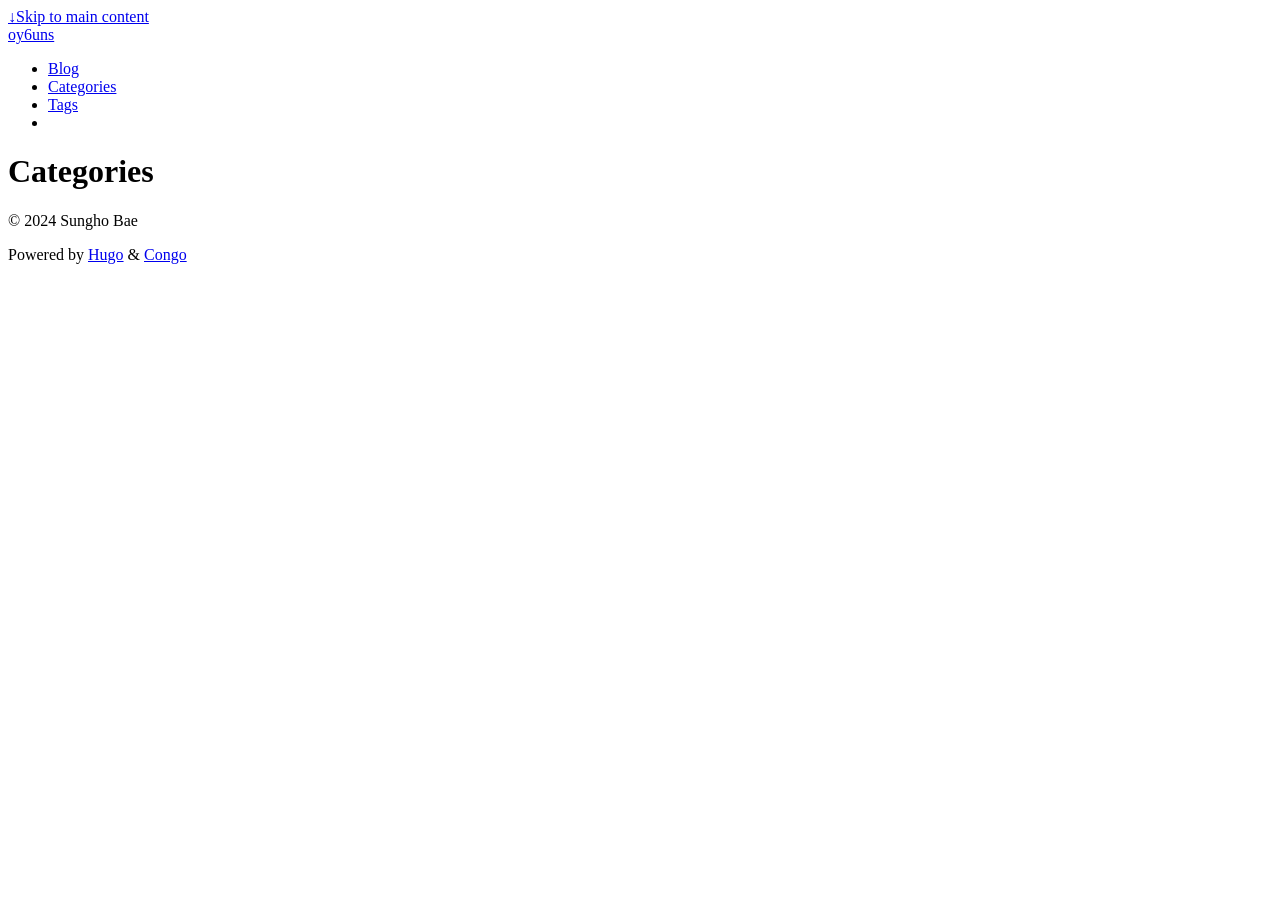
<file: public/categories/index.html>
<!doctype html>
<html
  lang="en"
  dir="ltr"
  class="scroll-smooth"
  data-default-appearance="light"
  data-auto-appearance="true"
><head>
  <meta charset="utf-8" />
  <meta name="viewport" content="width=device-width, initial-scale=1.0" />
  <meta name="theme-color" content="#FFFFFF" />
  
  <title>Categories &middot; oy6uns</title>
    <meta name="title" content="Categories &middot; oy6uns" />
  
  
  
  
  
  <script
    type="text/javascript"
    src="https://oy6uns.github.io/js/appearance.min.8a082f81b27f3cb2ee528df0b0bdc39787034cf2cc34d4669fbc9977c929023c.js"
    integrity="sha256-iggvgbJ/PLLuUo3wsL3Dl4cDTPLMNNRmn7yZd8kpAjw="
  ></script>
  
  
  
  
  
  
  
  
  <link
    type="text/css"
    rel="stylesheet"
    href="https://oy6uns.github.io/css/main.bundle.min.8f25b3b1fdd42cfaf2092d7e98b41f6474cfaf471f6aeb265f7ba2579197e54e.css"
    integrity="sha256-jyWzsf3ULPryCS1&#43;mLQfZHTPr0cfausmX3uiV5GX5U4="
  />
  
  
  
  
  
  
  
  <meta
    name="description"
    content="
      
        
      
    "
  />
  
  
  
  <link rel="canonical" href="https://oy6uns.github.io/categories/" />
  <link rel="alternate" type="application/rss+xml" href="https://oy6uns.github.io/categories/index.xml" title="oy6uns" />
  
  
    <link rel="apple-touch-icon" sizes="180x180" href="https://oy6uns.github.io/apple-touch-icon.png" />
    <link rel="icon" type="image/png" sizes="32x32" href="https://oy6uns.github.io/favicon-32x32.png" />
    <link rel="icon" type="image/png" sizes="16x16" href="https://oy6uns.github.io/favicon-16x16.png" />
    <link rel="manifest" href="https://oy6uns.github.io/site.webmanifest" />
  
  
  
  
  
  
  
  
  <meta property="og:url" content="https://oy6uns.github.io/categories/">
  <meta property="og:site_name" content="oy6uns">
  <meta property="og:title" content="Categories">
  <meta property="og:locale" content="en">
  <meta property="og:type" content="website">

  
  <meta name="twitter:card" content="summary">
  <meta name="twitter:title" content="Categories">

  
  

  
  <meta name="author" content="Sungho Bae" />
  
    
      <link href="mailto:sunghobae@snu.ac.kr" rel="me" />
    
  
  
  






  
  
  
  
  
  


  
  
</head>
<body
    class="m-auto flex h-screen max-w-7xl flex-col bg-neutral px-6 text-lg leading-7 text-neutral-900 dark:bg-neutral-800 dark:text-neutral sm:px-14 md:px-24 lg:px-32"
  >
    <div id="the-top" class="absolute flex self-center">
      <a
        class="-translate-y-8 rounded-b-lg bg-primary-200 px-3 py-1 text-sm focus:translate-y-0 dark:bg-neutral-600"
        href="#main-content"
        ><span class="pe-2 font-bold text-primary-600 dark:text-primary-400">&darr;</span
        >Skip to main content</a
      >
    </div>
    
    
      <header class="py-6 font-semibold text-neutral-900 dark:text-neutral sm:py-10 print:hidden">
  <nav class="flex items-start justify-between sm:items-center">
    
    <div class="flex flex-row items-center">
      
  <a
    class="decoration-primary-500 hover:underline hover:decoration-2 hover:underline-offset-2"
    rel="me"
    href="https://oy6uns.github.io/"
    >oy6uns</a
  >

    </div>
    
    
      <ul class="flex list-none flex-col text-end sm:flex-row">
        
          
            
            <li class="group mb-1 sm:mb-0 sm:me-7 sm:last:me-0.5">
              
                <a
                  href="https://oy6uns.github.io/posts/"
                  title=""
                  
                  ><span
                      class="decoration-primary-500 group-hover:underline group-hover:decoration-2 group-hover:underline-offset-2"
                      >Blog</span
                    >
                  </a
                >
              
            </li>
          
            
            <li class="group mb-1 sm:mb-0 sm:me-7 sm:last:me-0.5">
              
                <a
                  href="https://oy6uns.github.io/categories/"
                  title=""
                  
                  ><span
                      class="decoration-primary-500 group-hover:underline group-hover:decoration-2 group-hover:underline-offset-2"
                      >Categories</span
                    >
                  </a
                >
              
            </li>
          
            
            <li class="group mb-1 sm:mb-0 sm:me-7 sm:last:me-0.5">
              
                <a
                  href="https://oy6uns.github.io/tags/"
                  title=""
                  
                  ><span
                      class="decoration-primary-500 group-hover:underline group-hover:decoration-2 group-hover:underline-offset-2"
                      >Tags</span
                    >
                  </a
                >
              
            </li>
          
            
            <li class="group mb-1 sm:mb-0 sm:me-7 sm:last:me-0.5">
              
                
                
              
            </li>
          
            
              
          
        
      </ul>
    
  </nav>
</header>

    
    <div class="relative flex grow flex-col">
      <main id="main-content" class="grow">
        
  <header>
    
    <h1 class="mt-0 text-4xl font-extrabold text-neutral-900 dark:text-neutral">Categories</h1>
  </header>
  
  <section class="-mx-2 flex flex-wrap overflow-hidden">
    
  </section>

      </main>
      
        <div
          class="pointer-events-none absolute bottom-0 end-0 top-[100vh] w-12"
          id="to-top"
          hidden="true"
        >
          <a
            href="#the-top"
            class="pointer-events-auto sticky top-[calc(100vh-5.5rem)] flex h-12 w-12 items-center justify-center rounded-full bg-neutral/50 text-xl text-neutral-700 backdrop-blur hover:text-primary-600 dark:bg-neutral-800/50 dark:text-neutral dark:hover:text-primary-400"
            aria-label="Scroll to top"
            title="Scroll to top"
          >
            &uarr;
          </a>
        </div>
      <footer class="py-10 print:hidden">
  
  
  <div class="flex items-center justify-between">
    <div>
      
      
        <p class="text-sm text-neutral-500 dark:text-neutral-400">
            &copy;
            2024
            Sungho Bae
        </p>
      
      
      
        <p class="text-xs text-neutral-500 dark:text-neutral-400">
          
          
          Powered by <a class="hover:underline hover:decoration-primary-400 hover:text-primary-500"
            href="https://gohugo.io/" target="_blank" rel="noopener noreferrer">Hugo</a> &amp; <a class="hover:underline hover:decoration-primary-400 hover:text-primary-500" href="https://github.com/jpanther/congo" target="_blank" rel="noopener noreferrer">Congo</a>
        </p>
      
    </div>
    <div class="flex flex-row items-center">
      
      
      
      
    </div>
  </div>
  
  
</footer>

    </div>
  </body>
</html>
</file>
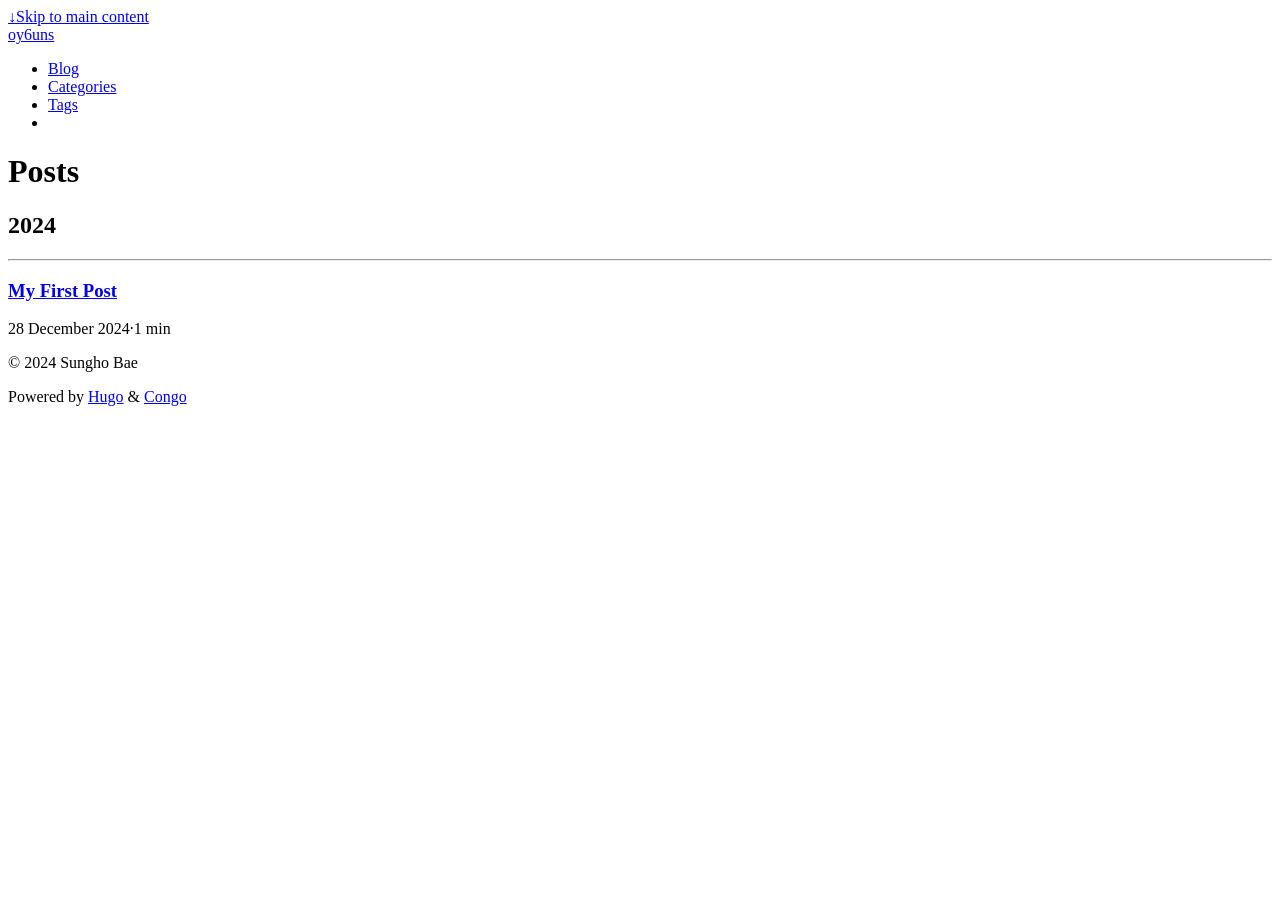
<file: public/posts/index.html>
<!doctype html>
<html
  lang="en"
  dir="ltr"
  class="scroll-smooth"
  data-default-appearance="light"
  data-auto-appearance="true"
><head>
  <meta charset="utf-8" />
  <meta name="viewport" content="width=device-width, initial-scale=1.0" />
  <meta name="theme-color" content="#FFFFFF" />
  
  <title>Posts &middot; oy6uns</title>
    <meta name="title" content="Posts &middot; oy6uns" />
  
  
  
  
  
  <script
    type="text/javascript"
    src="https://oy6uns.github.io/js/appearance.min.8a082f81b27f3cb2ee528df0b0bdc39787034cf2cc34d4669fbc9977c929023c.js"
    integrity="sha256-iggvgbJ/PLLuUo3wsL3Dl4cDTPLMNNRmn7yZd8kpAjw="
  ></script>
  
  
  
  
  
  
  
  
  <link
    type="text/css"
    rel="stylesheet"
    href="https://oy6uns.github.io/css/main.bundle.min.8f25b3b1fdd42cfaf2092d7e98b41f6474cfaf471f6aeb265f7ba2579197e54e.css"
    integrity="sha256-jyWzsf3ULPryCS1&#43;mLQfZHTPr0cfausmX3uiV5GX5U4="
  />
  
  
  
  
  
  
  
  <meta
    name="description"
    content="
      
        
      
    "
  />
  
  
  
  <link rel="canonical" href="https://oy6uns.github.io/posts/" />
  <link rel="alternate" type="application/rss+xml" href="https://oy6uns.github.io/posts/index.xml" title="oy6uns" />
  
  
    <link rel="apple-touch-icon" sizes="180x180" href="https://oy6uns.github.io/apple-touch-icon.png" />
    <link rel="icon" type="image/png" sizes="32x32" href="https://oy6uns.github.io/favicon-32x32.png" />
    <link rel="icon" type="image/png" sizes="16x16" href="https://oy6uns.github.io/favicon-16x16.png" />
    <link rel="manifest" href="https://oy6uns.github.io/site.webmanifest" />
  
  
  
  
  
  
  
  
  <meta property="og:url" content="https://oy6uns.github.io/posts/">
  <meta property="og:site_name" content="oy6uns">
  <meta property="og:title" content="Posts">
  <meta property="og:locale" content="en">
  <meta property="og:type" content="website">

  
  <meta name="twitter:card" content="summary">
  <meta name="twitter:title" content="Posts">

  
  

  
  <meta name="author" content="Sungho Bae" />
  
    
      <link href="mailto:sunghobae@snu.ac.kr" rel="me" />
    
  
  
  






  
  
  
  
  
  


  
  
</head>
<body
    class="m-auto flex h-screen max-w-7xl flex-col bg-neutral px-6 text-lg leading-7 text-neutral-900 dark:bg-neutral-800 dark:text-neutral sm:px-14 md:px-24 lg:px-32"
  >
    <div id="the-top" class="absolute flex self-center">
      <a
        class="-translate-y-8 rounded-b-lg bg-primary-200 px-3 py-1 text-sm focus:translate-y-0 dark:bg-neutral-600"
        href="#main-content"
        ><span class="pe-2 font-bold text-primary-600 dark:text-primary-400">&darr;</span
        >Skip to main content</a
      >
    </div>
    
    
      <header class="py-6 font-semibold text-neutral-900 dark:text-neutral sm:py-10 print:hidden">
  <nav class="flex items-start justify-between sm:items-center">
    
    <div class="flex flex-row items-center">
      
  <a
    class="decoration-primary-500 hover:underline hover:decoration-2 hover:underline-offset-2"
    rel="me"
    href="https://oy6uns.github.io/"
    >oy6uns</a
  >

    </div>
    
    
      <ul class="flex list-none flex-col text-end sm:flex-row">
        
          
            
            <li class="group mb-1 sm:mb-0 sm:me-7 sm:last:me-0.5">
              
                <a
                  href="https://oy6uns.github.io/posts/"
                  title=""
                  
                  ><span
                      class="decoration-primary-500 group-hover:underline group-hover:decoration-2 group-hover:underline-offset-2"
                      >Blog</span
                    >
                  </a
                >
              
            </li>
          
            
            <li class="group mb-1 sm:mb-0 sm:me-7 sm:last:me-0.5">
              
                <a
                  href="https://oy6uns.github.io/categories/"
                  title=""
                  
                  ><span
                      class="decoration-primary-500 group-hover:underline group-hover:decoration-2 group-hover:underline-offset-2"
                      >Categories</span
                    >
                  </a
                >
              
            </li>
          
            
            <li class="group mb-1 sm:mb-0 sm:me-7 sm:last:me-0.5">
              
                <a
                  href="https://oy6uns.github.io/tags/"
                  title=""
                  
                  ><span
                      class="decoration-primary-500 group-hover:underline group-hover:decoration-2 group-hover:underline-offset-2"
                      >Tags</span
                    >
                  </a
                >
              
            </li>
          
            
            <li class="group mb-1 sm:mb-0 sm:me-7 sm:last:me-0.5">
              
                
                
              
            </li>
          
            
              
          
        
      </ul>
    
  </nav>
</header>

    
    <div class="relative flex grow flex-col">
      <main id="main-content" class="grow">
        
  
  <header>
    
    <h1 class="mt-0 text-4xl font-extrabold text-neutral-900 dark:text-neutral">Posts</h1>
  </header>
  <section
    class="mt-0 prose flex max-w-full flex-col dark:prose-invert lg:flex-row"
  >
    
    <div class="min-h-0 min-w-0 max-w-prose grow">
      
    </div>
  </section>
  
    <section>
      
        
          <h2 class="mt-12 text-2xl font-bold text-neutral-700 first:mt-8 dark:text-neutral-300">
            2024
          </h2>
          <hr class="w-36 border-dotted border-neutral-400" />
          
            <article class="mt-6 flex max-w-prose flex-row">
  <div>
    <h3 class="flex items-center text-xl font-semibold">
      
        <a
          class="text-neutral-800 decoration-primary-500 hover:underline hover:underline-offset-2 dark:text-neutral"
          href="https://oy6uns.github.io/posts/my-first-post/"
          >My First Post</a
        >
      
      
      
    </h3>
    <div class="text-sm text-neutral-500 dark:text-neutral-400">
      







  

  
  
    
  

  

  

  
    
  

  


  <div class="flex flex-row flex-wrap items-center">
    
    
      <time datetime="2024-12-28 17:07:00 &#43;0900 KST">28 December 2024</time><span class="px-2 text-primary-500">&middot;</span><span title="Reading time">1 min</span>
    

    
    
  </div>

  
  


    </div>
    
  </div>
</article>

          
        
      
    </section>
    

  

      </main>
      
        <div
          class="pointer-events-none absolute bottom-0 end-0 top-[100vh] w-12"
          id="to-top"
          hidden="true"
        >
          <a
            href="#the-top"
            class="pointer-events-auto sticky top-[calc(100vh-5.5rem)] flex h-12 w-12 items-center justify-center rounded-full bg-neutral/50 text-xl text-neutral-700 backdrop-blur hover:text-primary-600 dark:bg-neutral-800/50 dark:text-neutral dark:hover:text-primary-400"
            aria-label="Scroll to top"
            title="Scroll to top"
          >
            &uarr;
          </a>
        </div>
      <footer class="py-10 print:hidden">
  
  
  <div class="flex items-center justify-between">
    <div>
      
      
        <p class="text-sm text-neutral-500 dark:text-neutral-400">
            &copy;
            2024
            Sungho Bae
        </p>
      
      
      
        <p class="text-xs text-neutral-500 dark:text-neutral-400">
          
          
          Powered by <a class="hover:underline hover:decoration-primary-400 hover:text-primary-500"
            href="https://gohugo.io/" target="_blank" rel="noopener noreferrer">Hugo</a> &amp; <a class="hover:underline hover:decoration-primary-400 hover:text-primary-500" href="https://github.com/jpanther/congo" target="_blank" rel="noopener noreferrer">Congo</a>
        </p>
      
    </div>
    <div class="flex flex-row items-center">
      
      
      
      
    </div>
  </div>
  
  
</footer>

    </div>
  </body>
</html>
</file>
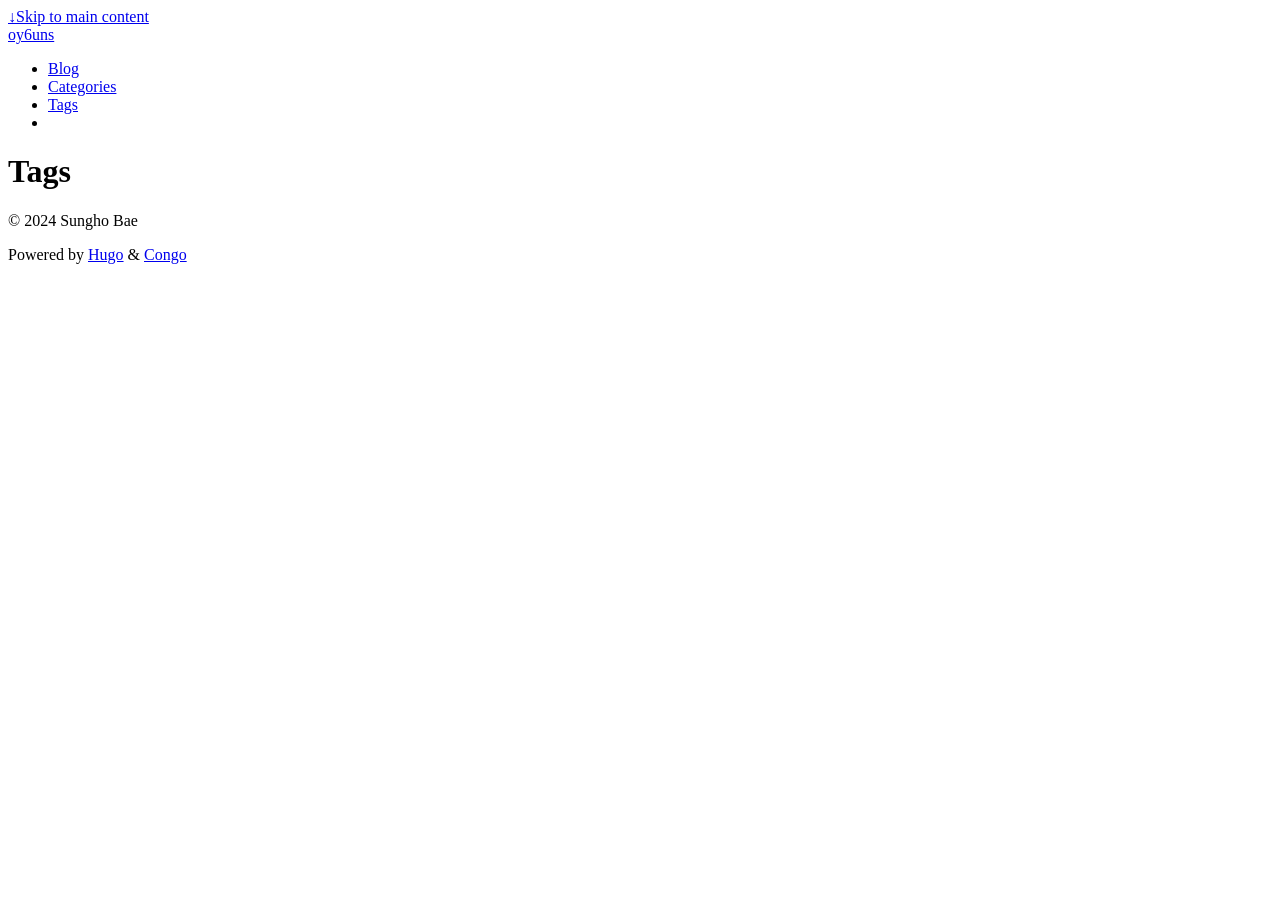
<file: public/tags/index.html>
<!doctype html>
<html
  lang="en"
  dir="ltr"
  class="scroll-smooth"
  data-default-appearance="light"
  data-auto-appearance="true"
><head>
  <meta charset="utf-8" />
  <meta name="viewport" content="width=device-width, initial-scale=1.0" />
  <meta name="theme-color" content="#FFFFFF" />
  
  <title>Tags &middot; oy6uns</title>
    <meta name="title" content="Tags &middot; oy6uns" />
  
  
  
  
  
  <script
    type="text/javascript"
    src="https://oy6uns.github.io/js/appearance.min.8a082f81b27f3cb2ee528df0b0bdc39787034cf2cc34d4669fbc9977c929023c.js"
    integrity="sha256-iggvgbJ/PLLuUo3wsL3Dl4cDTPLMNNRmn7yZd8kpAjw="
  ></script>
  
  
  
  
  
  
  
  
  <link
    type="text/css"
    rel="stylesheet"
    href="https://oy6uns.github.io/css/main.bundle.min.8f25b3b1fdd42cfaf2092d7e98b41f6474cfaf471f6aeb265f7ba2579197e54e.css"
    integrity="sha256-jyWzsf3ULPryCS1&#43;mLQfZHTPr0cfausmX3uiV5GX5U4="
  />
  
  
  
  
  
  
  
  <meta
    name="description"
    content="
      
        
      
    "
  />
  
  
  
  <link rel="canonical" href="https://oy6uns.github.io/tags/" />
  <link rel="alternate" type="application/rss+xml" href="https://oy6uns.github.io/tags/index.xml" title="oy6uns" />
  
  
    <link rel="apple-touch-icon" sizes="180x180" href="https://oy6uns.github.io/apple-touch-icon.png" />
    <link rel="icon" type="image/png" sizes="32x32" href="https://oy6uns.github.io/favicon-32x32.png" />
    <link rel="icon" type="image/png" sizes="16x16" href="https://oy6uns.github.io/favicon-16x16.png" />
    <link rel="manifest" href="https://oy6uns.github.io/site.webmanifest" />
  
  
  
  
  
  
  
  
  <meta property="og:url" content="https://oy6uns.github.io/tags/">
  <meta property="og:site_name" content="oy6uns">
  <meta property="og:title" content="Tags">
  <meta property="og:locale" content="en">
  <meta property="og:type" content="website">

  
  <meta name="twitter:card" content="summary">
  <meta name="twitter:title" content="Tags">

  
  

  
  <meta name="author" content="Sungho Bae" />
  
    
      <link href="mailto:sunghobae@snu.ac.kr" rel="me" />
    
  
  
  






  
  
  
  
  
  


  
  
</head>
<body
    class="m-auto flex h-screen max-w-7xl flex-col bg-neutral px-6 text-lg leading-7 text-neutral-900 dark:bg-neutral-800 dark:text-neutral sm:px-14 md:px-24 lg:px-32"
  >
    <div id="the-top" class="absolute flex self-center">
      <a
        class="-translate-y-8 rounded-b-lg bg-primary-200 px-3 py-1 text-sm focus:translate-y-0 dark:bg-neutral-600"
        href="#main-content"
        ><span class="pe-2 font-bold text-primary-600 dark:text-primary-400">&darr;</span
        >Skip to main content</a
      >
    </div>
    
    
      <header class="py-6 font-semibold text-neutral-900 dark:text-neutral sm:py-10 print:hidden">
  <nav class="flex items-start justify-between sm:items-center">
    
    <div class="flex flex-row items-center">
      
  <a
    class="decoration-primary-500 hover:underline hover:decoration-2 hover:underline-offset-2"
    rel="me"
    href="https://oy6uns.github.io/"
    >oy6uns</a
  >

    </div>
    
    
      <ul class="flex list-none flex-col text-end sm:flex-row">
        
          
            
            <li class="group mb-1 sm:mb-0 sm:me-7 sm:last:me-0.5">
              
                <a
                  href="https://oy6uns.github.io/posts/"
                  title=""
                  
                  ><span
                      class="decoration-primary-500 group-hover:underline group-hover:decoration-2 group-hover:underline-offset-2"
                      >Blog</span
                    >
                  </a
                >
              
            </li>
          
            
            <li class="group mb-1 sm:mb-0 sm:me-7 sm:last:me-0.5">
              
                <a
                  href="https://oy6uns.github.io/categories/"
                  title=""
                  
                  ><span
                      class="decoration-primary-500 group-hover:underline group-hover:decoration-2 group-hover:underline-offset-2"
                      >Categories</span
                    >
                  </a
                >
              
            </li>
          
            
            <li class="group mb-1 sm:mb-0 sm:me-7 sm:last:me-0.5">
              
                <a
                  href="https://oy6uns.github.io/tags/"
                  title=""
                  
                  ><span
                      class="decoration-primary-500 group-hover:underline group-hover:decoration-2 group-hover:underline-offset-2"
                      >Tags</span
                    >
                  </a
                >
              
            </li>
          
            
            <li class="group mb-1 sm:mb-0 sm:me-7 sm:last:me-0.5">
              
                
                
              
            </li>
          
            
              
          
        
      </ul>
    
  </nav>
</header>

    
    <div class="relative flex grow flex-col">
      <main id="main-content" class="grow">
        
  <header>
    
    <h1 class="mt-0 text-4xl font-extrabold text-neutral-900 dark:text-neutral">Tags</h1>
  </header>
  
  <section class="-mx-2 flex flex-wrap overflow-hidden">
    
  </section>

      </main>
      
        <div
          class="pointer-events-none absolute bottom-0 end-0 top-[100vh] w-12"
          id="to-top"
          hidden="true"
        >
          <a
            href="#the-top"
            class="pointer-events-auto sticky top-[calc(100vh-5.5rem)] flex h-12 w-12 items-center justify-center rounded-full bg-neutral/50 text-xl text-neutral-700 backdrop-blur hover:text-primary-600 dark:bg-neutral-800/50 dark:text-neutral dark:hover:text-primary-400"
            aria-label="Scroll to top"
            title="Scroll to top"
          >
            &uarr;
          </a>
        </div>
      <footer class="py-10 print:hidden">
  
  
  <div class="flex items-center justify-between">
    <div>
      
      
        <p class="text-sm text-neutral-500 dark:text-neutral-400">
            &copy;
            2024
            Sungho Bae
        </p>
      
      
      
        <p class="text-xs text-neutral-500 dark:text-neutral-400">
          
          
          Powered by <a class="hover:underline hover:decoration-primary-400 hover:text-primary-500"
            href="https://gohugo.io/" target="_blank" rel="noopener noreferrer">Hugo</a> &amp; <a class="hover:underline hover:decoration-primary-400 hover:text-primary-500" href="https://github.com/jpanther/congo" target="_blank" rel="noopener noreferrer">Congo</a>
        </p>
      
    </div>
    <div class="flex flex-row items-center">
      
      
      
      
    </div>
  </div>
  
  
</footer>

    </div>
  </body>
</html>
</file>
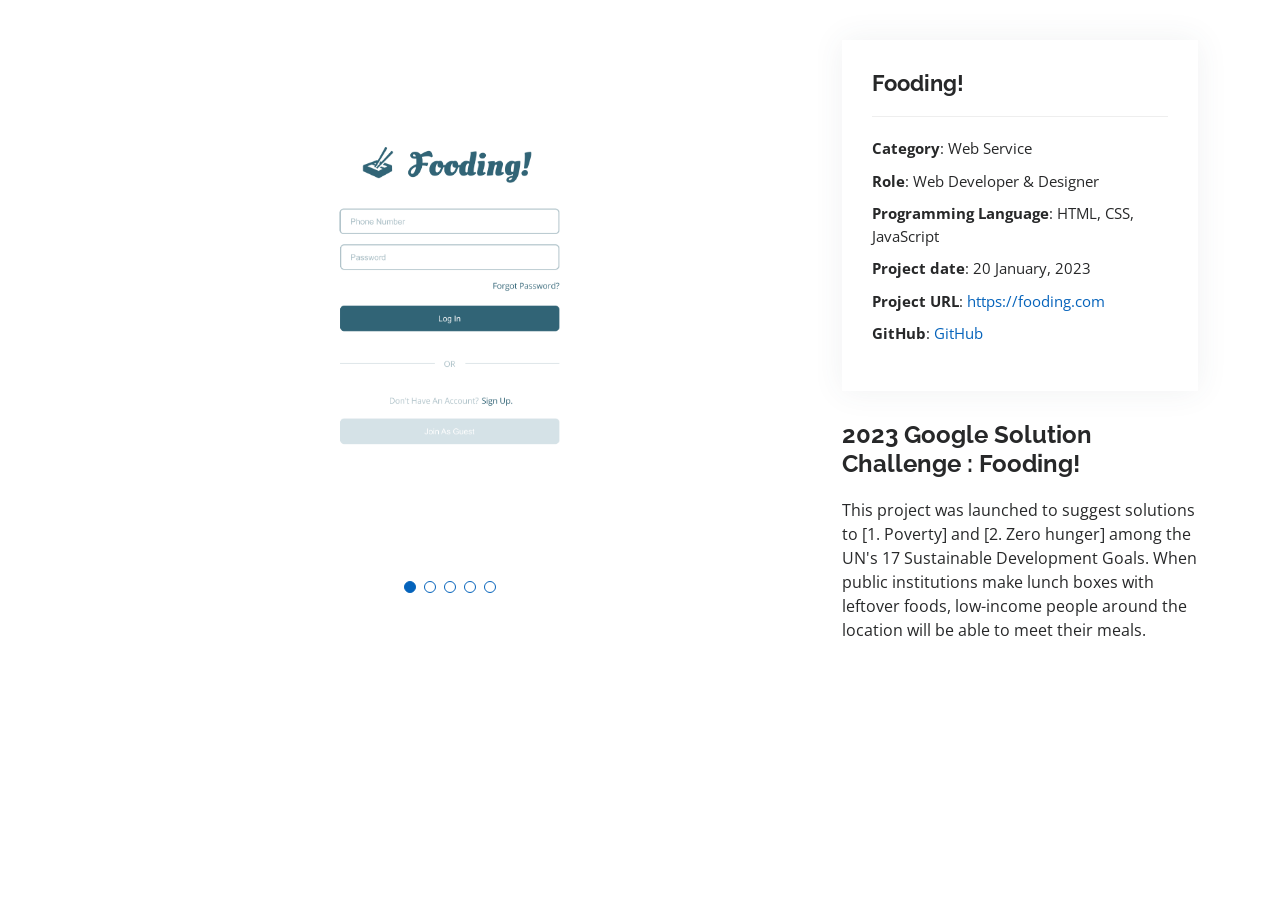
<file: portfolio-details2.html>
<!DOCTYPE html>
<html lang="en">

<head>
  <meta charset="utf-8">
  <meta content="width=device-width, initial-scale=1.0" name="viewport">

  <title>Portfolio Details - Personal Bootstrap Template</title>
  <meta content="" name="description">
  <meta content="" name="keywords">

  <!-- Favicons -->
  <link href="assets/img/favicon.png" rel="icon">
  <link href="assets/img/apple-touch-icon.png" rel="apple-touch-icon">

  <!-- Google Fonts -->
  <link href="https://fonts.googleapis.com/css?family=Open+Sans:300,300i,400,400i,600,600i,700,700i|Raleway:300,300i,400,400i,500,500i,600,600i,700,700i|Poppins:300,300i,400,400i,500,500i,600,600i,700,700i" rel="stylesheet">

  <!-- Vendor CSS Files -->
  <link href="assets/vendor/aos/aos.css" rel="stylesheet">
  <link href="assets/vendor/bootstrap/css/bootstrap.min.css" rel="stylesheet">
  <link href="assets/vendor/bootstrap-icons/bootstrap-icons.css" rel="stylesheet">
  <link href="assets/vendor/boxicons/css/boxicons.min.css" rel="stylesheet">
  <link href="assets/vendor/glightbox/css/glightbox.min.css" rel="stylesheet">
  <link href="assets/vendor/swiper/swiper-bundle.min.css" rel="stylesheet">

  <!-- Template Main CSS File -->
  <link href="assets/css/style.css" rel="stylesheet">

  <!-- =======================================================
  * Template Name: MyResume
  * Updated: Mar 09 2023 with Bootstrap v5.2.3
  * Template URL: https://bootstrapmade.com/free-html-bootstrap-template-my-resume/
  * Author: BootstrapMade.com
  * License: https://bootstrapmade.com/license/
  ======================================================== -->
</head>

<body>

  <main id="main">

    <!-- ======= Portfolio Details Section ======= -->
    <section id="portfolio-details" class="portfolio-details">
      <div class="container">

        <div class="row gy-4">

          <div class="col-lg-8">
            <div class="portfolio-details-slider swiper">
              <div class="swiper-wrapper align-items-center">

                <div class="swiper-slide">
                  <img src="assets/img/portfolio/web-detail-1.png" alt="">
                </div>

                <div class="swiper-slide">
                  <img src="assets/img/portfolio/web-detail-2.png" alt="">
                </div>

                <div class="swiper-slide">
                  <img src="assets/img/portfolio/web-detail-3.png" alt="">
                </div>

                <div class="swiper-slide">
                  <img src="assets/img/portfolio/web-detail-4.png" alt="">
                </div>

                <div class="swiper-slide">
                  <img src="assets/img/portfolio/web-detail-5.png" alt="">
                </div>

              </div>
              <div class="swiper-pagination"></div>
            </div>
          </div>

          <div class="col-lg-4">
            <div class="portfolio-info">
              <h3>Fooding!</h3>
              <ul>
                <li><strong>Category</strong>: Web Service</li>
                <li><strong>Role</strong>: Web Developer & Designer</li>
                <li><strong>Programming Language</strong>: HTML, CSS, JavaScript</li>
                <li><strong>Project date</strong>: 20 January, 2023</li>
                <li><strong>Project URL</strong>:<a target="_blank" href="https://fooding-da573.firebaseapp.com/"> https://fooding.com</a></li>
                <li><strong>GitHub</strong>:<a target="_blank" href="https://github.com/2023GoogleSolutionChallenge/GDSC_Fooding"> GitHub</a></li>
              </ul>
            </div>
            <div class="portfolio-description">
              <h2>2023 Google Solution Challenge : Fooding!</h2>
              <p>
                This project was launched to suggest solutions to [1. Poverty] and [2. Zero hunger] among the UN's 17 Sustainable Development Goals.
                When public institutions make lunch boxes with leftover foods, low-income people around the location will be able to meet their meals.
              </p>
            </div>
          </div>

        </div>

      </div>
    </section><!-- End Portfolio Details Section -->

  </main><!-- End #main -->

  <div id="preloader"></div>
  <a href="#" class="back-to-top d-flex align-items-center justify-content-center"><i class="bi bi-arrow-up-short"></i></a>

  <!-- Vendor JS Files -->
  <script src="assets/vendor/purecounter/purecounter_vanilla.js"></script>
  <script src="assets/vendor/aos/aos.js"></script>
  <script src="assets/vendor/bootstrap/js/bootstrap.bundle.min.js"></script>
  <script src="assets/vendor/glightbox/js/glightbox.min.js"></script>
  <script src="assets/vendor/isotope-layout/isotope.pkgd.min.js"></script>
  <script src="assets/vendor/swiper/swiper-bundle.min.js"></script>
  <script src="assets/vendor/typed.js/typed.min.js"></script>
  <script src="assets/vendor/waypoints/noframework.waypoints.js"></script>
  <script src="assets/vendor/php-email-form/validate.js"></script>

  <!-- Template Main JS File -->
  <script src="assets/js/main.js"></script>

</body>

</html>
</file>
<file: styles.css>
/* ==========================================================================
   Sungho Bae — personal site
   Academic single-column layout
   ========================================================================== */

:root {
  color-scheme: light;

  /* surfaces */
  --bg: #ffffff;
  --bg-soft: #f7f7f8;
  --header-bg: rgba(255, 255, 255, 0.82);

  /* text */
  --text: #1f2328;
  --muted: #5c6470;
  --faint: #8b929c;

  /* lines */
  --hairline: #e5e7eb;
  --hairline-strong: #d5d9df;

  /* accent */
  --accent: #2f5d8a;
  --accent-hover: #1f4568;
  --accent-soft: rgba(47, 93, 138, 0.08);
  --accent-border: rgba(47, 93, 138, 0.28);

  /* semantic: the whole page runs on one blue, one warm red and one neutral,
     so nothing introduces a fourth hue. */
  --name: #1f2328;
  --author: #5c6470;
  --warm: #b03a2b;
  --warm-soft: rgba(176, 58, 43, 0.10);
  --neutral: #3f4752;
  --neutral-soft: rgba(63, 71, 82, 0.09);

  --avatar-bg: #f0f1f3;
  --thumb-border: #e3e6ea;
  --thumb-shadow: 0 1px 2px rgba(16, 24, 40, 0.07), 0 4px 12px rgba(16, 24, 40, 0.07);
  --thumb-shadow-hover: 0 2px 4px rgba(16, 24, 40, 0.09), 0 10px 22px rgba(16, 24, 40, 0.11);

  /* metrics */
  --width: min(920px, calc(100% - 48px));
  --radius: 8px;

  /* Lato is a static family: only 400/700/900 exist, so every weight below
     is one of those three. Hangul falls through to the Korean faces. */
  --sans: "Lato", -apple-system, BlinkMacSystemFont, "Segoe UI",
    "Apple SD Gothic Neo", "Noto Sans KR", "Helvetica Neue", Arial, sans-serif;
  --mono: "SFMono-Regular", "SF Mono", ui-monospace, Menlo, Consolas,
    "Liberation Mono", monospace;
}

:root[data-theme="dark"] {
  color-scheme: dark;

  --bg: #16181c;
  --bg-soft: #1d2026;
  --header-bg: rgba(22, 24, 28, 0.82);

  --text: #e6e8ea;
  --muted: #a5adb8;
  --faint: #7b838e;

  --hairline: #2b2f36;
  --hairline-strong: #3a3f47;

  --accent: #86b3dc;
  --accent-hover: #a8cbec;
  --accent-soft: rgba(134, 179, 220, 0.12);
  --accent-border: rgba(134, 179, 220, 0.32);

  --name: #f2f4f6;
  --author: #a5adb8;
  --warm: #ee9280;
  --warm-soft: rgba(238, 146, 128, 0.14);
  --neutral: #b4bdc8;
  --neutral-soft: rgba(180, 189, 200, 0.13);

  --avatar-bg: #22262c;
  --thumb-border: rgba(255, 255, 255, 0.14);
  --thumb-shadow: 0 1px 2px rgba(0, 0, 0, 0.45), 0 6px 18px rgba(0, 0, 0, 0.4);
  --thumb-shadow-hover: 0 2px 5px rgba(0, 0, 0, 0.5), 0 12px 28px rgba(0, 0, 0, 0.48);
}

/* --------------------------------------------------------------- reset -- */

* {
  box-sizing: border-box;
}

html {
  scroll-behavior: smooth;
}

body {
  margin: 0;
  background: var(--bg);
  color: var(--text);
  font-family: var(--sans);
  font-size: 16px;
  line-height: 1.7;
  -webkit-font-smoothing: antialiased;
  text-rendering: optimizeLegibility;
}

img {
  max-width: 100%;
}

a {
  color: var(--accent);
  text-decoration: none;
  transition: color 140ms ease, border-color 140ms ease;
}

a:hover {
  color: var(--accent-hover);
}

.about a,
.news a,
.record a,
.tree-body a {
  border-bottom: 1px solid var(--accent-border);
}

.about a:hover,
.news a:hover,
.record a:hover,
.tree-body a:hover {
  border-bottom-color: currentColor;
}

button {
  font: inherit;
}

::selection {
  background: var(--accent-soft);
}

a:focus-visible,
button:focus-visible {
  outline: 2px solid var(--accent);
  outline-offset: 3px;
  border-radius: 3px;
}

.skip-link {
  position: fixed;
  top: 10px;
  left: 10px;
  z-index: 100;
  padding: 7px 12px;
  border-radius: 6px;
  background: var(--text);
  color: var(--bg);
  transform: translateY(-180%);
}

.skip-link:focus {
  transform: translateY(0);
}

/* -------------------------------------------------------------- topbar -- */

.topbar {
  position: sticky;
  top: 0;
  z-index: 50;
  border-bottom: 1px solid var(--hairline);
  background: var(--header-bg);
  backdrop-filter: saturate(180%) blur(14px);
  -webkit-backdrop-filter: saturate(180%) blur(14px);
}

.topbar-inner {
  width: var(--width);
  min-height: 56px;
  margin-inline: auto;
  display: flex;
  align-items: center;
  gap: 16px;
}

.brand {
  margin-right: auto;
  color: var(--text);
  font-size: 15px;
  font-weight: 700;
  letter-spacing: -0.01em;
}

.brand:hover {
  color: var(--accent);
}

.nav {
  display: flex;
  align-items: center;
  gap: 20px;
}

.nav a {
  color: var(--muted);
  font-size: 14px;
  font-weight: 400;
}

.nav a:hover,
.nav a[aria-current="page"] {
  color: var(--text);
}

.nav a[aria-current="page"] {
  font-weight: 700;
}

.theme-toggle {
  display: inline-grid;
  place-items: center;
  width: 32px;
  height: 32px;
  padding: 0;
  border: 1px solid var(--hairline-strong);
  border-radius: 50%;
  background: transparent;
  color: var(--muted);
  cursor: pointer;
}

.theme-toggle:hover {
  border-color: var(--accent-border);
  color: var(--text);
}

.theme-toggle svg {
  width: 15px;
  height: 15px;
}

.theme-toggle .icon-moon {
  display: none;
}

:root[data-theme="dark"] .theme-toggle .icon-sun {
  display: none;
}

:root[data-theme="dark"] .theme-toggle .icon-moon {
  display: block;
}

/* ---------------------------------------------------------------- page -- */

.page {
  width: var(--width);
  margin-inline: auto;
  padding: 52px 0 72px;
}

.section {
  margin-top: 52px;
  scroll-margin-top: 76px;
}

.section > h2 {
  margin: 0 0 20px;
  padding-bottom: 8px;
  border-bottom: 1px solid var(--hairline);
  color: var(--text);
  font-size: 19px;
  font-weight: 700;
  letter-spacing: -0.01em;
}

/* ---------------------------------------------------------------- hero -- */

.hero {
  display: grid;
  grid-template-columns: 148px 1fr;
  align-items: center;
  gap: 32px;
}

.avatar {
  width: 148px;
  height: 148px;
  border-radius: 50%;
  background: var(--avatar-bg);
  overflow: hidden;
}

.avatar img {
  width: 100%;
  height: 100%;
  display: block;
  object-fit: cover;
  object-position: center 22%;
}

.hero h1 {
  margin: 0;
  color: var(--name);
  font-size: 32px;
  font-weight: 900;
  line-height: 1.2;
  letter-spacing: -0.02em;
}

.hero .affiliation {
  margin: 10px 0 0;
  color: var(--muted);
  font-size: 15px;
  line-height: 1.55;
}

.hero .affiliation a {
  border-bottom: 1px solid var(--accent-border);
}

.hero .location {
  margin: 2px 0 0;
  color: var(--faint);
  font-size: 14px;
}

/* ------------------------------------------------------------- socials -- */

.socials {
  display: flex;
  flex-wrap: wrap;
  align-items: center;
  gap: 14px;
  margin: 16px 0 0;
  padding: 0;
  list-style: none;
}

.socials a {
  display: inline-grid;
  place-items: center;
  width: 30px;
  height: 30px;
  color: var(--muted);
}

.socials a:hover {
  color: var(--accent);
  transform: translateY(-1px);
}

.socials svg {
  width: 19px;
  height: 19px;
  fill: currentColor;
}

/* --------------------------------------------------------------- about -- */

.about {
  margin-top: 40px;
}

.about h2 {
  margin: 0 0 12px;
  padding: 0;
  border: 0;
  font-size: 21px;
  font-weight: 700;
  letter-spacing: -0.015em;
}

.about p {
  margin: 0 0 14px;
  color: var(--text);
}

.about p:last-child {
  margin-bottom: 0;
}

/* ---------------------------------------------------------------- news -- */

.news-list {
  margin: 0;
  display: grid;
  grid-template-columns: 96px 1fr;
  row-gap: 10px;
  column-gap: 18px;
  max-height: 340px;
  overflow-y: auto;
  padding-right: 6px;
}

.news-list dt {
  color: var(--faint);
  font-family: var(--mono);
  font-size: 13px;
  line-height: 1.75;
  white-space: nowrap;
}

.news-list dd {
  margin: 0;
  color: var(--text);
  font-size: 15px;
  line-height: 1.65;
}

/* -------------------------------------------------------- publications -- */

.section-head {
  display: flex;
  align-items: baseline;
  justify-content: space-between;
  gap: 16px;
  margin: 0 0 20px;
  padding-bottom: 8px;
  border-bottom: 1px solid var(--hairline);
}

.section-head h2 {
  margin: 0;
  padding: 0;
  border: 0;
  font-size: 19px;
  font-weight: 700;
  letter-spacing: -0.01em;
}

.section-head .more {
  flex: 0 0 auto;
  font-size: 14px;
  font-weight: 700;
}

.pub-note {
  margin: -8px 0 22px;
  color: var(--faint);
  font-size: 13px;
}

.pub-note strong {
  color: var(--muted);
}

.pub-list {
  margin: 0;
  padding: 0;
  list-style: none;
  display: grid;
  gap: 28px;
}

.pub {
  display: grid;
  grid-template-columns: 236px 1fr;
  gap: 26px;
  align-items: start;
}

/* Every thumbnail is the same fixed box so the list reads as an even column.
   Figures vary wildly in aspect ratio, so they are contained inside the box
   rather than cropped; the card is white in both themes because the figures
   themselves are drawn on white. */
.pub-thumb {
  display: grid;
  place-items: center;
  aspect-ratio: 16 / 9;
  padding: 10px;
  border: 1px solid var(--thumb-border);
  border-radius: var(--radius);
  background: #ffffff;
  box-shadow: var(--thumb-shadow);
  overflow: hidden;
  transition: box-shadow 160ms ease, border-color 160ms ease, transform 160ms ease;
}

.pub-thumb:hover {
  border-color: var(--accent-border);
  box-shadow: var(--thumb-shadow-hover);
  transform: translateY(-1px);
}

.pub-thumb img {
  width: 100%;
  height: 100%;
  /* Grid items default to min-height:auto, which would let a tall figure push
     the card past its aspect ratio; zeroing it lets object-fit do its job. */
  min-width: 0;
  min-height: 0;
  display: block;
  object-fit: contain;
}

/* Let the whole card recede in dark mode, so the padding and the figure dim
   together instead of the white frame glaring around a dimmed image. */
:root[data-theme="dark"] .pub-thumb {
  filter: brightness(0.9) contrast(1.02);
}

.pub-thumb.is-empty {
  display: grid;
  place-items: center;
  aspect-ratio: 16 / 10;
  color: var(--faint);
  font-family: var(--mono);
  font-size: 11px;
  letter-spacing: 0.06em;
  text-transform: uppercase;
}

.pub-body h3 {
  margin: 0 0 5px;
  color: var(--text);
  font-size: 16.5px;
  font-weight: 700;
  line-height: 1.4;
  letter-spacing: -0.01em;
}

.pub-body h3 a {
  color: inherit;
}

.pub-body h3 a:hover {
  color: var(--accent);
}

.pub-authors {
  margin: 0 0 5px;
  color: var(--author);
  font-size: 14px;
  line-height: 1.55;
}

.pub-authors strong {
  color: var(--text);
  font-weight: 700;
}

.pub-venue {
  margin: 0;
  color: var(--muted);
  font-size: 14px;
}

.pub-venue em {
  font-style: italic;
  font-weight: 700;
}

.pub-highlight {
  margin-left: 3px;
  color: var(--warm);
  font-weight: 700;
  font-style: normal;
}

.pub-tag {
  display: inline-block;
  padding: 1px 6px;
  vertical-align: 1px;
  border: 1px solid var(--hairline-strong);
  border-radius: 4px;
  background: transparent;
  color: var(--faint);
  font-size: 9.5px;
  font-weight: 700;
  letter-spacing: 0.06em;
  line-height: 1.7;
  text-transform: uppercase;
  white-space: nowrap;
}

.pub-links {
  display: flex;
  flex-wrap: wrap;
  gap: 6px;
  margin: 10px 0 0;
  padding: 0;
  list-style: none;
}

/* Each chip carries its own ink and tint, set by the modifier classes below. */
.pub-links a {
  --chip-ink: var(--accent);
  --chip-tint: var(--accent-soft);
  display: inline-flex;
  align-items: center;
  gap: 5px;
  padding: 2.5px 9px;
  border: 1px solid transparent;
  border-radius: 6px;
  background: var(--chip-tint);
  color: var(--chip-ink);
  font-size: 11.5px;
  font-weight: 700;
  line-height: 1.5;
  transition: filter 140ms ease, border-color 140ms ease;
}

.pub-links a:hover {
  border-color: var(--chip-ink);
  color: var(--chip-ink);
  filter: saturate(1.15);
}

.pub-links svg {
  flex: 0 0 auto;
  width: 12px;
  height: 12px;
  fill: none;
  stroke: currentColor;
  stroke-width: 2;
  stroke-linecap: round;
  stroke-linejoin: round;
}

/* Brand marks carry their own geometry and colour, so they opt out of the
   stroke defaults above. */
.pub-links svg.ico-fill {
  fill: currentColor;
  stroke: none;
}

.pub-links svg.ico-arxiv {
  stroke-width: 3.2;
}

.pub-links svg.ico-arxiv .x-red {
  stroke: #b31b1b;
}

.pub-links svg.ico-arxiv .x-grey {
  stroke: #bdb9b4;
}

.pub-links .is-site  { --chip-ink: var(--accent);  --chip-tint: var(--accent-soft); }
.pub-links .is-pdf   { --chip-ink: var(--warm);    --chip-tint: var(--warm-soft); }
.pub-links .is-arxiv { --chip-ink: var(--warm);    --chip-tint: var(--warm-soft); }
.pub-links .is-code  { --chip-ink: var(--neutral); --chip-tint: var(--neutral-soft); }
.pub-links .is-bib   { --chip-ink: var(--neutral); --chip-tint: var(--neutral-soft); }

/* ----------------------------------------------------------- preprints -- */

.preprint-list {
  display: grid;
  gap: 18px;
  margin: 0;
  padding: 0;
  list-style: none;
}

.preprint-entry {
  padding-left: 16px;
  border-left: 2px solid var(--hairline);
}

.preprint-entry h3 {
  margin: 5px 0;
  color: var(--text);
  font-size: 16px;
  font-weight: 700;
  line-height: 1.45;
  letter-spacing: -0.01em;
}

.preprint-entry h3 a {
  color: inherit;
}

.preprint-entry h3 a:hover {
  color: var(--accent);
}

.preprint-meta {
  display: flex;
  align-items: baseline;
  gap: 9px;
}

.preprint-meta time {
  color: var(--faint);
  font-family: var(--mono);
  font-size: 12px;
}

.preprint-status {
  display: inline-block;
  padding: 1px 7px;
  border: 1px solid var(--hairline-strong);
  border-radius: 4px;
  color: var(--faint);
  font-size: 10.5px;
  font-weight: 700;
  letter-spacing: 0.06em;
  line-height: 1.7;
  text-transform: uppercase;
  white-space: nowrap;
}

.preprint-status.is-preprint {
  border-color: var(--accent-border);
  background: var(--accent-soft);
  color: var(--accent);
}

.preprint-entry .pub-links {
  margin-top: 8px;
}

/* full publications page */
.year-group + .year-group {
  margin-top: 36px;
}

.year-heading {
  margin: 0 0 20px;
  padding-bottom: 6px;
  border-bottom: 1px solid var(--hairline);
  color: var(--faint);
  font-family: var(--mono);
  font-size: 14px;
  font-weight: 700;
  letter-spacing: 0.08em;
}

/* ----------------------------------------------------------- timelines -- */

.tree-list,
.record-list {
  display: grid;
  gap: 22px;
}

.entry-head {
  display: flex;
  align-items: baseline;
  justify-content: space-between;
  gap: 18px;
}

.entry-head h3 {
  margin: 0;
  color: var(--text);
  font-size: 16px;
  font-weight: 700;
  line-height: 1.45;
  letter-spacing: -0.005em;
}

.entry-head time {
  flex: 0 0 auto;
  color: var(--faint);
  font-family: var(--mono);
  font-size: 12.5px;
  white-space: nowrap;
}

.tree-body p,
.record p {
  margin: 3px 0 0;
  color: var(--muted);
  font-size: 14.5px;
  line-height: 1.6;
}

.tree-body .muted,
.muted {
  color: var(--faint);
}

.accent-note {
  color: var(--accent) !important;
  font-size: 14px !important;
}

.record ul {
  margin: 7px 0 0;
  padding-left: 19px;
  color: var(--muted);
  font-size: 14.5px;
}

.record li::marker {
  color: var(--faint);
}

.record-list.compact {
  gap: 16px;
}

.record-list.compact p {
  font-size: 14px;
}

/* --------------------------------------------------------------- links -- */

.link-list {
  margin: 0;
  padding: 0;
  list-style: none;
  display: grid;
  gap: 8px;
}

.link-list li {
  display: grid;
  grid-template-columns: 88px 1fr;
  align-items: baseline;
  gap: 12px;
  font-size: 14.5px;
}

.link-key {
  color: var(--faint);
  font-family: var(--mono);
  font-size: 13px;
}

.link-list a {
  overflow-wrap: anywhere;
  border-bottom: 1px solid var(--accent-border);
}

/* -------------------------------------------------------------- footer -- */

.site-footer {
  border-top: 1px solid var(--hairline);
}

.footer-inner {
  width: var(--width);
  min-height: 52px;
  margin-inline: auto;
  display: flex;
  flex-wrap: wrap;
  align-items: center;
  justify-content: space-between;
  gap: 10px;
  color: var(--faint);
  font-size: 12.5px;
}

.footer-clock {
  display: inline-flex;
  align-items: center;
  gap: 7px;
  font-family: var(--mono);
  font-size: 12px;
}

/* ------------------------------------------------------------ responsive */

@media (max-width: 720px) {
  :root {
    --width: min(100% - 32px, 920px);
  }

  body {
    font-size: 15px;
  }

  .page {
    padding: 36px 0 56px;
  }

  .section {
    margin-top: 40px;
  }

  .hero {
    grid-template-columns: 1fr;
    justify-items: start;
    gap: 20px;
  }

  .avatar {
    width: 112px;
    height: 112px;
  }

  .hero h1 {
    font-size: 27px;
  }

  .news-list {
    grid-template-columns: 1fr;
    row-gap: 4px;
    max-height: none;
  }

  .news-list dt {
    margin-top: 12px;
    font-size: 12px;
  }

  .news-list dt:first-child {
    margin-top: 0;
  }

  .pub {
    grid-template-columns: 1fr;
    gap: 14px;
  }

  .pub-thumb {
    max-width: 320px;
  }

  .entry-head {
    display: block;
  }

  .entry-head time {
    display: block;
    margin-top: 2px;
  }

  .link-list li {
    grid-template-columns: 1fr;
    gap: 0;
  }
}

@media (prefers-reduced-motion: reduce) {
  html {
    scroll-behavior: auto;
  }

  *,
  *::before,
  *::after {
    transition-duration: 0.01ms !important;
  }
}

/* stroke-style icons (mixed with filled brand marks) */
.socials svg.stroke,
.theme-toggle svg {
  fill: none;
  stroke: currentColor;
  stroke-width: 2;
  stroke-linecap: round;
  stroke-linejoin: round;
}

/* Submission status under a venue line (e.g. an extended version under review).
   The tag is neutral so it reads as a status, not as an honour like "Oral". */
.pub-status {
  display: flex;
  flex-wrap: wrap;
  align-items: baseline;
  gap: 8px;
  margin: 7px 0 0;
  color: var(--faint);
  font-size: 13px;
  line-height: 1.6;
}

.pub-tag.is-muted {
  padding: 1px 6px;
  border-color: var(--hairline-strong);
  background: transparent;
  color: var(--faint);
  margin-left: 0;
  font-size: 9.5px;
  font-weight: 700;
}
</file>
<file: assets/css/style.css>
/**
* Template Name: MyResume
* Updated: Mar 09 2023 with Bootstrap v5.2.3
* Template URL: https://bootstrapmade.com/free-html-bootstrap-template-my-resume/
* Author: BootstrapMade.com
* License: https://bootstrapmade.com/license/
*/

/*--------------------------------------------------------------
# General
--------------------------------------------------------------*/
body {
  font-family: "Open Sans", sans-serif;
  color: #272829;
}

a {
  color: #0563bb;
  text-decoration: none;
}

a:hover {
  color: #067ded;
  text-decoration: none;
}

h1,
h2,
h3,
h4,
h5,
h6 {
  font-family: "Raleway", sans-serif;
}

/*--------------------------------------------------------------
# Back to top button
--------------------------------------------------------------*/
.back-to-top {
  position: fixed;
  visibility: hidden;
  opacity: 0;
  right: 15px;
  bottom: 15px;
  z-index: 996;
  background: #0563bb;
  width: 40px;
  height: 40px;
  border-radius: 50px;
  transition: all 0.4s;
}

.back-to-top i {
  font-size: 28px;
  color: #fff;
  line-height: 0;
}

.back-to-top:hover {
  background: #0678e3;
  color: #fff;
}

.back-to-top.active {
  visibility: visible;
  opacity: 1;
}

/*--------------------------------------------------------------
# Preloader
--------------------------------------------------------------*/
#preloader {
  position: fixed;
  top: 0;
  left: 0;
  right: 0;
  bottom: 0;
  z-index: 9999;
  overflow: hidden;
  background: #fff;
}

#preloader:before {
  content: "";
  position: fixed;
  top: calc(50% - 30px);
  left: calc(50% - 30px);
  border: 6px solid #0563bb;
  border-top-color: #fff;
  border-bottom-color: #fff;
  border-radius: 50%;
  width: 60px;
  height: 60px;
  animation: animate-preloader 1s linear infinite;
}

@keyframes animate-preloader {
  0% {
    transform: rotate(0deg);
  }

  100% {
    transform: rotate(360deg);
  }
}

/*--------------------------------------------------------------
# Disable aos animation delay on mobile devices
--------------------------------------------------------------*/
@media screen and (max-width: 768px) {
  [data-aos-delay] {
    transition-delay: 0 !important;
  }
}

/*--------------------------------------------------------------
# Header
--------------------------------------------------------------*/
#header {
  position: fixed;
  top: 0;
  left: 0;
  bottom: 0;
  z-index: 9997;
  transition: all 0.5s;
  padding: 15px;
  overflow-y: auto;
}

@media (max-width: 991px) {
  #header {
    width: 300px;
    background: #fff;
    border-right: 1px solid #e6e9ec;
    left: -300px;
  }
}

/* @media (min-width: 991px) {
  #main {
    margin-left: 20px;
  }
} */

/*--------------------------------------------------------------
# Navigation Menu
--------------------------------------------------------------*/
/**
* Desktop Navigation 
*/
.nav-menu {
  padding: 0;
  display: block;
}

.nav-menu * {
  margin: 0;
  padding: 0;
  list-style: none;
}

.nav-menu>ul>li {
  position: relative;
  white-space: nowrap;
}

.nav-menu a,
.nav-menu a:focus {
  display: flex;
  align-items: center;
  color: #45505b;
  padding: 10px 18px;
  margin-bottom: 8px;
  transition: 0.3s;
  font-size: 15px;
  border-radius: 50px;
  background: #f2f3f5;
  height: 56px;
  width: 100%;
  overflow: hidden;
  transition: 0.3s;
}

.nav-menu a i,
.nav-menu a:focus i {
  font-size: 20px;
}

.nav-menu a span,
.nav-menu a:focus span {
  padding: 0 5px 0 7px;
  color: #45505b;
}

@media (min-width: 992px) {

  .nav-menu a,
  .nav-menu a:focus {
    width: 56px;
  }

  .nav-menu a span,
  .nav-menu a:focus span {
    display: none;
    color: #fff;
  }
}

.nav-menu a:hover,
.nav-menu .active,
.nav-menu .active:focus,
.nav-menu li:hover>a {
  color: #fff;
  background: #0563bb;
}

.nav-menu a:hover span,
.nav-menu .active span,
.nav-menu .active:focus span,
.nav-menu li:hover>a span {
  color: #fff;
}

.nav-menu a:hover,
.nav-menu li:hover>a {
  width: 100%;
  color: #fff;
}

.nav-menu a:hover span,
.nav-menu li:hover>a span {
  display: block;
}

/**
* Mobile Navigation 
*/
.mobile-nav-toggle {
  position: fixed;
  right: 10px;
  top: 10px;
  z-index: 9998;
  border: 0;
  background: none;
  font-size: 28px;
  transition: all 0.4s;
  outline: none !important;
  line-height: 0;
  cursor: pointer;
  border-radius: 50px;
  padding: 5px;
}

.mobile-nav-toggle i {
  color: #45505b;
}

.mobile-nav-active {
  overflow: hidden;
}

.mobile-nav-active #header {
  left: 0;
}

.mobile-nav-active .mobile-nav-toggle {
  color: #fff;
  background-color: #0563bb;
}

/*--------------------------------------------------------------
# Hero Section
--------------------------------------------------------------*/
#hero {
  width: 100%;
  height: 100vh;
  background: url("../img/bg.png") top right no-repeat;
  background-size: cover;
  position: relative;
}

@media (min-width: 992px) {
  #hero {
    padding-left: 160px;
  }
}

#hero:before {
  content: "";
  background: rgba(255, 255, 255, 0.8);
  position: absolute;
  bottom: 0;
  top: 0;
  left: 0;
  right: 0;
}

#hero h1 {
  margin: 0;
  font-size: 64px;
  font-weight: 700;
  line-height: 56px;
  color: #45505b;
}

#hero p {
  color: #45505b;
  margin: 15px 0 0 0;
  font-size: 26px;
  font-family: "Poppins", sans-serif;
}

#hero p span {
  color: #0563bb;
  letter-spacing: 1px;
}

#hero .social-links {
  margin-top: 30px;
}

#hero .social-links a {
  font-size: 24px;
  display: inline-block;
  color: #45505b;
  line-height: 1;
  margin-right: 20px;
  transition: 0.3s;
}

#hero .social-links a:hover {
  color: #0563bb;
}

@media (max-width: 992px) {
  #hero {
    text-align: center;
  }

  #hero h1 {
    font-size: 32px;
    line-height: 36px;
  }

  #hero p {
    margin-top: 10px;
    font-size: 20px;
    line-height: 24px;
  }
}

/*--------------------------------------------------------------
# Sections General
--------------------------------------------------------------*/
section {
  padding: 60px 0;
  overflow: hidden;
}

.section-title {
  text-align: center;
  padding-bottom: 30px;
}

.section-title h2 {
  font-size: 32px;
  font-weight: bold;
  text-transform: uppercase;
  margin-bottom: 20px;
  padding-bottom: 20px;
  position: relative;
  color: #45505b;
}

.section-title h2::before {
  content: "";
  position: absolute;
  display: block;
  width: 120px;
  height: 1px;
  background: #ddd;
  bottom: 1px;
  left: calc(50% - 60px);
}

.section-title h2::after {
  content: "";
  position: absolute;
  display: block;
  width: 40px;
  height: 3px;
  background: #0563bb;
  bottom: 0;
  left: calc(50% - 20px);
}

.section-title p {
  margin-bottom: 0;
}

/*--------------------------------------------------------------
# About
--------------------------------------------------------------*/
.center{
  text-align: center;
}

.profile-img{
  width: 270px;
  height: 380px;
}

.about .content h3 {
  font-weight: 700;
  font-size: 26px;
  color: #728394;
}

.about .content ul {
  list-style: none;
  padding: 0;
}

.about .content ul li {
  margin-bottom: 20px;
  display: flex;
  align-items: center;
}

.about .content ul strong {
  margin-right: 10px;
}

.about .content ul i {
  font-size: 16px;
  margin-right: 5px;
  color: #0563bb;
  line-height: 0;
}

.about .content p:last-child {
  margin-bottom: 0;
}

/*--------------------------------------------------------------
# Facts
--------------------------------------------------------------*/
.facts .count-box {
  padding: 30px 30px 25px 30px;
  margin-top: 30px;
  width: 100%;
  position: relative;
  text-align: center;
  background: #fff;
}

.facts .count-box i {
  position: absolute;
  top: -25px;
  left: 50%;
  transform: translateX(-50%);
  font-size: 24px;
  background: #0563bb;
  color: #fff;
  border-radius: 50px;
  display: inline-flex;
  align-items: center;
  justify-content: center;
  width: 48px;
  height: 48px;
}

.facts .count-box span {
  font-size: 36px;
  display: block;
  font-weight: 600;
  color: #011426;
}

.facts .count-box p {
  padding: 0;
  margin: 0;
  font-family: "Raleway", sans-serif;
  font-size: 14px;
}

/*--------------------------------------------------------------
# Akills
--------------------------------------------------------------*/
.skills .progress {
  height: 60px;
  display: block;
  background: none;
  border-radius: 0;
}

.skills .progress .skill {
  padding: 10px 0;
  margin: 0;
  text-transform: uppercase;
  display: block;
  font-weight: 600;
  font-family: "Poppins", sans-serif;
  color: #45505b;
}

.skills .progress .skill .val {
  float: right;
  font-style: normal;
}

.skills .progress-bar-wrap {
  background: #f2f3f5;
}

.skills .progress-bar {
  width: 1px;
  height: 10px;
  transition: 0.9s;
  background-color: #0563bb;
}

/*--------------------------------------------------------------
# Resume
--------------------------------------------------------------*/
.resume .resume-title {
  font-size: 26px;
  font-weight: 700;
  margin-top: 20px;
  margin-bottom: 20px;
  color: #45505b;
}

.resume .resume-item {
  padding: 0 0 20px 20px;
  margin-top: -2px;
  border-left: 2px solid #0563bb;
  position: relative;
}

.resume .resume-item h4 {
  line-height: 18px;
  font-size: 18px;
  font-weight: 600;
  text-transform: uppercase;
  font-family: "Poppins", sans-serif;
  color: #0563bb;
  margin-bottom: 10px;
}

.resume .resume-item h5 {
  font-size: 16px;
  background: #f7f8f9;
  padding: 5px 15px;
  display: inline-block;
  font-weight: 600;
  margin-bottom: 10px;
}

.resume .resume-item ul {
  padding-left: 20px;
}

.resume .resume-item ul li {
  padding-bottom: 10px;
}

.resume .resume-item:last-child {
  padding-bottom: 0;
}

.resume .resume-item::before {
  content: "";
  position: absolute;
  width: 16px;
  height: 16px;
  border-radius: 50px;
  left: -9px;
  top: 0;
  background: #fff;
  border: 2px solid #0563bb;
}

/*--------------------------------------------------------------
# Portfolio
--------------------------------------------------------------*/
.portfolio-row{
  display: flex;
  flex-direction: row;
}

.portfolio .portfolio-item {
  margin-bottom: 30px;
}

.portfolio-list {
  text-align: left;
}

.portfolio-division-line {
  border-top: 1px solid #cacaca;
  margin: 30px auto;
  width: 300px;        
}

.img-fluid{
  width: 100%;
  height: 100%;
}


.portfolio #portfolio-flters {
  padding: 0;
  margin: 0 auto 25px auto;
  list-style: none;
  text-align: center;
  background: #fff;
  border-radius: 50px;
  padding: 2px 15px;
}

.portfolio #portfolio-flters li {
  cursor: pointer;
  display: inline-block;
  padding: 10px 15px;
  font-size: 14px;
  font-weight: 600;
  line-height: 1;
  text-transform: uppercase;
  color: #272829;
  margin-bottom: 5px;
  transition: all 0.3s ease-in-out;
}

.portfolio #portfolio-flters li:hover,
.portfolio #portfolio-flters li.filter-active {
  color: #0563bb;
}

.portfolio #portfolio-flters li:last-child {
  margin-right: 0;
}

.portfolio .portfolio-wrap {
  transition: 0.3s;
  position: relative;
  overflow: hidden;
  z-index: 1;
  background: rgba(69, 80, 91, 0.8);
}

.portfolio .portfolio-wrap::before {
  content: "";
  background: rgba(255, 255, 255, 0.7);
  position: absolute;
  left: 30px;
  right: 30px;
  top: 30px;
  bottom: 30px;
  transition: all ease-in-out 0.3s;
  z-index: 2;
  opacity: 0;
}

.portfolio .portfolio-wrap .portfolio-info {
  opacity: 0;
  position: absolute;
  top: 0;
  left: 0;
  right: 0;
  bottom: 0;
  text-align: center;
  z-index: 3;
  transition: all ease-in-out 0.3s;
  display: flex;
  flex-direction: column;
  justify-content: center;
  align-items: center;
}

.portfolio .portfolio-wrap .portfolio-info::before {
  display: block;
  content: "";
  width: 48px;
  height: 48px;
  position: absolute;
  top: 35px;
  left: 35px;
  border-top: 3px solid #d7dce1;
  border-left: 3px solid #d7dce1;
  transition: all 0.5s ease 0s;
  z-index: 9994;
}

.portfolio .portfolio-wrap .portfolio-info::after {
  display: block;
  content: "";
  width: 48px;
  height: 48px;
  position: absolute;
  bottom: 35px;
  right: 35px;
  border-bottom: 3px solid #d7dce1;
  border-right: 3px solid #d7dce1;
  transition: all 0.5s ease 0s;
  z-index: 9994;
}

.portfolio .portfolio-wrap .portfolio-info h4 {
  font-size: 20px;
  color: #45505b;
  font-weight: 600;
}

.portfolio .portfolio-wrap .portfolio-info p {
  color: #45505b;
  font-size: 14px;
  text-transform: uppercase;
  padding: 0;
  margin: 0;
}

.portfolio .portfolio-wrap .portfolio-links {
  text-align: center;
  z-index: 4;
}

.portfolio .portfolio-wrap .portfolio-links a {
  color: #45505b;
  margin: 0 2px;
  font-size: 28px;
  display: inline-block;
  transition: 0.3s;
}

.portfolio .portfolio-wrap .portfolio-links a:hover {
  color: #148af9;
}

.portfolio .portfolio-wrap:hover::before {
  top: 0;
  left: 0;
  right: 0;
  bottom: 0;
  opacity: 1;
}

.portfolio .portfolio-wrap:hover .portfolio-info {
  opacity: 1;
}

.portfolio .portfolio-wrap:hover .portfolio-info::before {
  top: 15px;
  left: 15px;
}

.portfolio .portfolio-wrap:hover .portfolio-info::after {
  bottom: 15px;
  right: 15px;
}

/*--------------------------------------------------------------
# Portfolio Details
--------------------------------------------------------------*/
.portfolio-item {
  padding: 20px;
  margin-top: -2px;
  margin-right: 20px;
  border: 2px solid #d5e1ed;
  position: relative;
}

.portfolio-title {
  line-height: 18px;
  font-size: 18px;
  font-weight: 600;
  text-transform: uppercase;
  font-family: "Poppins", sans-serif;
  color: #0563bb;
  margin-bottom: 10px;
}

.portfolio-time {
  font-size: 16px;
  background: #f7f8f9;
  padding: 5px 15px;
  display: inline-block;
  font-weight: 600;
  margin-bottom: 10px;
}

.portfolio-details {
  padding-top: 40px;
}

.portfolio-details .portfolio-details-slider img {
  width: 100%;
}

.portfolio-details .portfolio-details-slider .swiper-pagination {
  margin-top: 20px;
  position: relative;
}

.portfolio-details .portfolio-details-slider .swiper-pagination .swiper-pagination-bullet {
  width: 12px;
  height: 12px;
  background-color: #fff;
  opacity: 1;
  border: 1px solid #0563bb;
}

.portfolio-details .portfolio-details-slider .swiper-pagination .swiper-pagination-bullet-active {
  background-color: #0563bb;
}

.portfolio-details .portfolio-info {
  padding: 30px;
  box-shadow: 0px 0 30px rgba(69, 80, 91, 0.08);
}

.portfolio-details .portfolio-info h3 {
  font-size: 22px;
  font-weight: 700;
  margin-bottom: 20px;
  padding-bottom: 20px;
  border-bottom: 1px solid #eee;
}

.portfolio-details .portfolio-info ul {
  list-style: none;
  padding: 0;
  font-size: 15px;
}

.portfolio-details .portfolio-info ul li+li {
  margin-top: 10px;
}

.portfolio-details .portfolio-description {
  padding-top: 30px;
}

.portfolio-details .portfolio-description h2 {
  font-size: 24px;
  font-weight: 700;
  margin-bottom: 20px;
}

.portfolio-details .portfolio-description p {
  padding: 0;
}

/*--------------------------------------------------------------
# Services
--------------------------------------------------------------*/
.services .icon-box {
  text-align: center;
  padding: 70px 20px 80px 20px;
  transition: all ease-in-out 0.3s;
  background: #fff;
  box-shadow: 0px 5px 90px 0px rgba(110, 123, 131, 0.05);
}

.services .icon-box .icon {
  margin: 0 auto;
  width: 100px;
  height: 100px;
  display: flex;
  align-items: center;
  justify-content: center;
  transition: ease-in-out 0.3s;
  position: relative;
}

.services .icon-box .icon i {
  font-size: 36px;
  transition: 0.5s;
  position: relative;
}

.services .icon-box .icon svg {
  position: absolute;
  top: 0;
  left: 0;
}

.services .icon-box .icon svg path {
  transition: 0.5s;
  fill: #f5f5f5;
}

.services .icon-box h4 {
  font-weight: 600;
  margin: 10px 0 15px 0;
  font-size: 22px;
}

.services .icon-box h4 a {
  color: #45505b;
  transition: ease-in-out 0.3s;
}

.services .icon-box p {
  line-height: 24px;
  font-size: 14px;
  margin-bottom: 0;
}

.services .icon-box:hover {
  border-color: #fff;
  box-shadow: 0px 0 35px 0 rgba(0, 0, 0, 0.08);
}

.services .iconbox-blue i {
  color: #47aeff;
}

.services .iconbox-blue:hover .icon i {
  color: #fff;
}

.services .iconbox-blue:hover .icon path {
  fill: #47aeff;
}

.services .iconbox-orange i {
  color: #ffa76e;
}

.services .iconbox-orange:hover .icon i {
  color: #fff;
}

.services .iconbox-orange:hover .icon path {
  fill: #ffa76e;
}

.services .iconbox-pink i {
  color: #e80368;
}

.services .iconbox-pink:hover .icon i {
  color: #fff;
}

.services .iconbox-pink:hover .icon path {
  fill: #e80368;
}

.services .iconbox-yellow i {
  color: #ffbb2c;
}

.services .iconbox-yellow:hover .icon i {
  color: #fff;
}

.services .iconbox-yellow:hover .icon path {
  fill: #ffbb2c;
}

.services .iconbox-red i {
  color: #ff5828;
}

.services .iconbox-red:hover .icon i {
  color: #fff;
}

.services .iconbox-red:hover .icon path {
  fill: #ff5828;
}

.services .iconbox-teal i {
  color: #11dbcf;
}

.services .iconbox-teal:hover .icon i {
  color: #fff;
}

.services .iconbox-teal:hover .icon path {
  fill: #11dbcf;
}

/*--------------------------------------------------------------
# Testimonials
--------------------------------------------------------------*/
.testimonials .section-header {
  margin-bottom: 40px;
}

.testimonials .testimonials-carousel,
.testimonials .testimonials-slider {
  overflow: hidden;
}

.testimonials .testimonial-item {
  text-align: center;
}

.testimonials .testimonial-item .testimonial-img {
  width: 120px;
  border-radius: 50%;
  border: 4px solid #fff;
  margin: 0 auto;
}

.testimonials .testimonial-item h3 {
  font-size: 20px;
  font-weight: bold;
  margin: 10px 0 5px 0;
  color: #111;
}

.testimonials .testimonial-item h4 {
  font-size: 14px;
  color: #999;
  margin: 0 0 15px 0;
}

.testimonials .testimonial-item .quote-icon-left,
.testimonials .testimonial-item .quote-icon-right {
  color: #90c8fc;
  font-size: 26px;
}

.testimonials .testimonial-item .quote-icon-left {
  display: inline-block;
  left: -5px;
  position: relative;
}

.testimonials .testimonial-item .quote-icon-right {
  display: inline-block;
  right: -5px;
  position: relative;
  top: 10px;
}

.testimonials .testimonial-item p {
  font-style: italic;
  margin: 0 auto 15px auto;
}

.testimonials .swiper-pagination {
  margin-top: 20px;
  position: relative;
}

.testimonials .swiper-pagination .swiper-pagination-bullet {
  width: 12px;
  height: 12px;
  background-color: #fff;
  opacity: 1;
  border: 1px solid #0563bb;
}

.testimonials .swiper-pagination .swiper-pagination-bullet-active {
  background-color: #0563bb;
}

@media (min-width: 992px) {
  .testimonials .testimonial-item p {
    width: 80%;
  }
}

/*--------------------------------------------------------------
# Contact
--------------------------------------------------------------*/
.contact .info {
  width: 100%;
  background: #fff;
}

.contact .info i {
  font-size: 20px;
  color: #0563bb;
  float: left;
  width: 44px;
  height: 44px;
  background: #eef7ff;
  display: flex;
  justify-content: center;
  align-items: center;
  border-radius: 50px;
  transition: all 0.3s ease-in-out;
}

.contact .info h4 {
  padding: 0 0 0 60px;
  font-size: 22px;
  font-weight: 600;
  margin-bottom: 5px;
  color: #45505b;
}

.contact .info p {
  padding: 0 0 0 60px;
  margin-bottom: 0;
  font-size: 14px;
  color: #728394;
}

.contact .info .email,
.contact .info .phone {
  margin-top: 40px;
}

.contact .info .email:hover i,
.contact .info .address:hover i,
.contact .info .phone:hover i {
  background: #0563bb;
  color: #fff;
}

.contact .php-email-form {
  width: 100%;
  background: #fff;
}

.contact .php-email-form .form-group {
  padding-bottom: 8px;
}

.contact .php-email-form .error-message {
  display: none;
  color: #fff;
  background: #ed3c0d;
  text-align: left;
  padding: 15px;
  font-weight: 600;
}

.contact .php-email-form .error-message br+br {
  margin-top: 25px;
}

.contact .php-email-form .sent-message {
  display: none;
  color: #fff;
  background: #18d26e;
  text-align: center;
  padding: 15px;
  font-weight: 600;
}

.contact .php-email-form .loading {
  display: none;
  background: #fff;
  text-align: center;
  padding: 15px;
}

.contact .php-email-form .loading:before {
  content: "";
  display: inline-block;
  border-radius: 50%;
  width: 24px;
  height: 24px;
  margin: 0 10px -6px 0;
  border: 3px solid #18d26e;
  border-top-color: #eee;
  animation: animate-loading 1s linear infinite;
}

.contact .php-email-form input,
.contact .php-email-form textarea {
  border-radius: 4px;
  box-shadow: none;
  font-size: 14px;
}

.contact .php-email-form input {
  height: 44px;
}

.contact .php-email-form textarea {
  padding: 10px 12px;
}

.contact .php-email-form button[type=submit] {
  background: #0563bb;
  border: 0;
  padding: 10px 35px;
  color: #fff;
  transition: 0.4s;
  border-radius: 50px;
}

.contact .php-email-form button[type=submit]:hover {
  background: #0678e3;
}

@keyframes animate-loading {
  0% {
    transform: rotate(0deg);
  }

  100% {
    transform: rotate(360deg);
  }
}

/*--------------------------------------------------------------
# Footer
--------------------------------------------------------------*/
#footer {
  background: #f7f8f9;
  color: #45505b;
  font-size: 14px;
  text-align: center;
  padding: 30px 0;
}

#footer h3 {
  font-size: 36px;
  font-weight: 700;
  position: relative;
  font-family: "Poppins", sans-serif;
  padding: 0;
  margin: 0 0 15px 0;
}

#footer p {
  font-size: 15;
  font-style: italic;
  padding: 0;
  margin: 0 0 40px 0;
}

#footer .social-links {
  margin: 0 0 40px 0;
}

#footer .social-links a {
  font-size: 18px;
  display: inline-block;
  background: #0563bb;
  color: #fff;
  line-height: 1;
  padding: 8px 0;
  margin-right: 4px;
  border-radius: 50%;
  text-align: center;
  width: 36px;
  height: 36px;
  transition: 0.3s;
}

#footer .social-links a:hover {
  background: #0678e3;
  color: #fff;
  text-decoration: none;
}

#footer .copyright {
  margin: 0 0 5px 0;
}

#footer .credits {
  font-size: 13px;
}
</file>
